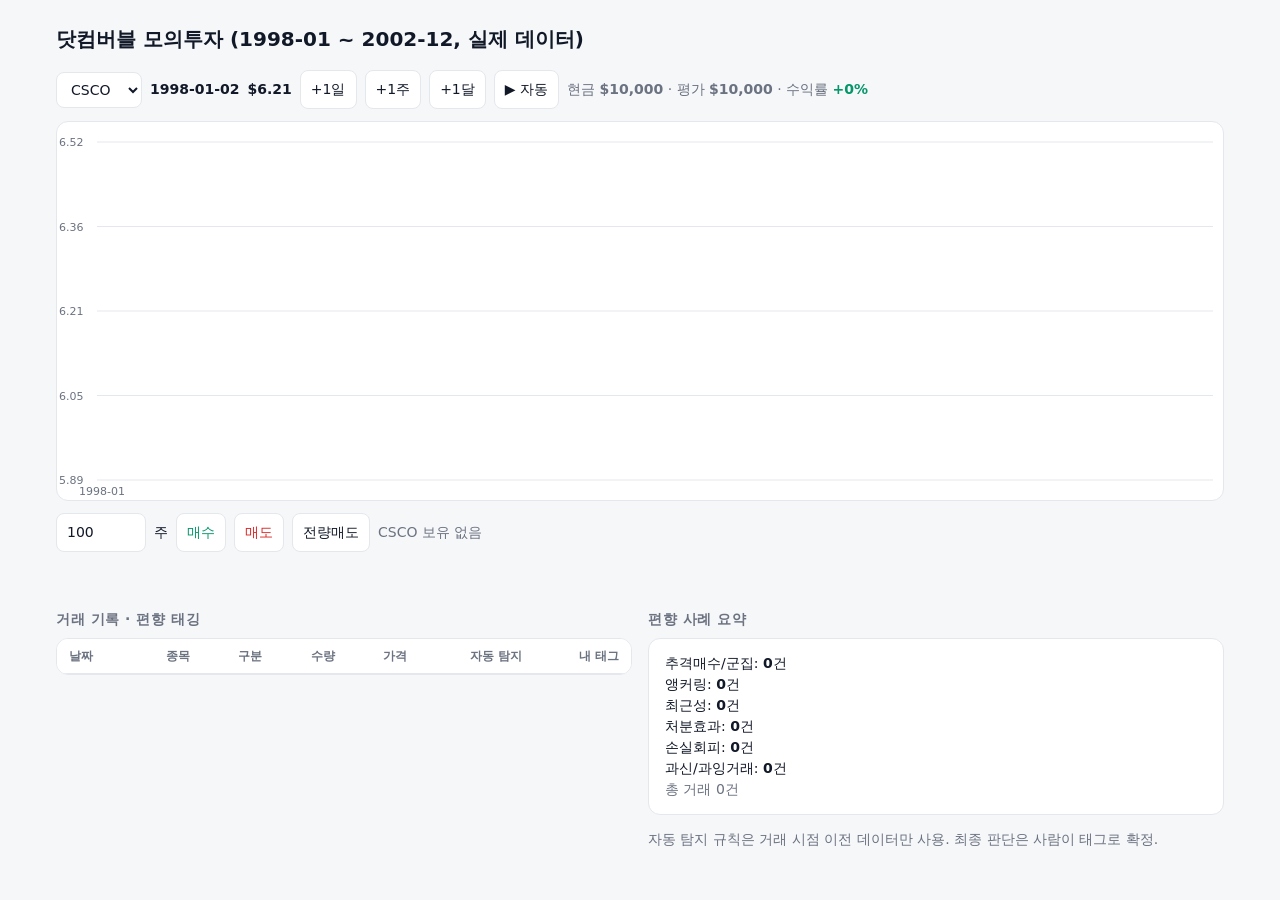
<file: sim/index.html>
<!doctype html>
<html lang="ko">
<head>
<meta charset="utf-8">
<meta name="color-scheme" content="light">
<title>닷컴버블 모의투자</title>
<meta name="viewport" content="width=device-width,initial-scale=1">
<style>
:root{--bg:#f6f7f9;--card:#fff;--line:#e4e7ec;--text:#111827;--muted:#6b7280;--accent:#2563eb;--ok:#059669;--bad:#dc2626;--fg:var(--text);--mut:var(--muted);--up:var(--ok);--dn:var(--bad);--acc:var(--muted)}
*{box-sizing:border-box}body{margin:0;background:var(--bg);color:var(--text);font:14px/1.5 -apple-system,BlinkMacSystemFont,"Apple SD Gothic Neo",system-ui,sans-serif}
main{max-width:1200px;margin:0 auto;padding:24px 16px}
h1{font-size:20px;margin:0 0 16px}h3{font-size:14px;color:var(--muted);font-weight:600;margin:24px 0 8px;text-transform:uppercase;letter-spacing:.04em}
.row{display:flex;gap:8px;flex-wrap:wrap;align-items:center;margin:12px 0}
button,select,input{font:inherit;padding:8px 10px;border:1px solid var(--line);border-radius:8px;background:var(--card);color:var(--text)}
button{cursor:pointer}button.buy{color:var(--ok)}button.sell{color:var(--bad)}
canvas{width:100%;height:380px;display:block;background:var(--card);border:1px solid var(--line);border-radius:12px;touch-action:none}
.card{background:var(--card);border:1px solid var(--line);border-radius:12px;overflow:auto}
table{border-collapse:collapse;width:100%}td,th{border-bottom:1px solid var(--line);padding:8px 12px;text-align:right;white-space:nowrap}th{font-size:12px;font-weight:600;color:var(--muted);position:sticky;top:0;background:var(--card)}th:first-child,td:first-child{text-align:left}
.grid{display:grid;grid-template-columns:1fr 1fr;gap:16px}@media(max-width:700px){.grid{grid-template-columns:1fr}}
.tag{display:inline-block;padding:2px 8px;border-radius:999px;background:var(--bg);border:1px solid var(--line);font-size:12px;margin:1px}
.mut{color:var(--muted)}#hint{min-height:1.5em}#sum{background:var(--card);border:1px solid var(--line);border-radius:12px;padding:14px 16px}
</style>
</head>
<body>
<main>
<h1>닷컴버블 모의투자 (1998-01 ~ 2002-12, 실제 데이터)</h1>
<div class="row">
  <select id="sym"></select>
  <b id="date"></b> <b id="px"></b>
  <button onclick="step(1)">+1일</button><button onclick="step(5)">+1주</button><button onclick="step(21)">+1달</button>
  <button id="play" onclick="toggle()">▶ 자동</button>
  <span class="mut">현금 <b id="cash"></b> · 평가 <b id="equity"></b> · 수익률 <b id="ret"></b></span>
</div>
<canvas id="c"></canvas>
<div class="row">
  <input id="qty" type="number" min="1" value="100" style="width:90px"> 주
  <button class="buy" onclick="trade(1)">매수</button><button class="sell" onclick="trade(-1)">매도</button>
  <button onclick="trade(-1,true)">전량매도</button>
  <span id="pos" class="mut"></span>
</div>
<div id="hint" class="mut"></div>
<div class="grid">
  <div><h3>거래 기록 · 편향 태깅</h3><div class="card"><table id="log"><thead><tr><th>날짜</th><th>종목</th><th>구분</th><th>수량</th><th>가격</th><th>자동 탐지</th><th>내 태그</th></tr></thead><tbody></tbody></table></div></div>
  <div><h3>편향 사례 요약</h3><div id="sum"></div>
  <p class="mut">자동 탐지 규칙은 거래 시점 이전 데이터만 사용. 최종 판단은 사람이 태그로 확정.</p></div>
</div>
</main>
<script src="data.js"></script>
<script>
// ── 편향 목록 (팀 정의에 맞게 수정) ──
const BIASES={fomo:'추격매수/군집',anchor:'앵커링',recency:'최근성',disposition:'처분효과',lossav:'손실회피',overconf:'과신/과잉거래'};
// 규칙: 거래 시점 이전 데이터만 봄 (미래 정보 금지)
const RULES={
  fomo:(t,S)=>t.side>0&&S.i>=20&&S.p/S.px[S.i-20]-1>0.25,              // 20일 +25% 후 매수
  recency:(t,S)=>t.side>0&&S.i>=5&&[1,2,3,4,5].every(k=>S.px[S.i-k+1]>S.px[S.i-k]), // 5연속 상승 후 매수
  anchor:(t,S)=>t.side>0&&S.i>=250&&S.p<0.6*Math.max(...S.px.slice(S.i-250,S.i)), // 52주 고점 대비 -40% "싸졌다" 매수
  disposition:(t,S)=>t.side<0&&t.pnl>0&&t.pnl<0.08&&S.losers>0,        // 소폭 익절하면서 손실종목은 보유
  lossav:(t,S)=>t.side<0&&t.pnl<-0.3&&t.held>120,                      // -30% 이상, 120일 넘게 버틴 뒤 매도
  overconf:(t,S)=>S.recent>=8,                                          // 최근 30거래일 8회 이상 거래
};
const SYMS=Object.keys(DATA), N=DATA[SYMS[0]].length;
let sym=SYMS[0], day=0, cash=10000, pos={}, log=[], timer=null; // pos[sym]={q,cost,since}
const $=id=>document.getElementById(id), fmt=n=>n.toLocaleString('ko',{maximumFractionDigits:2});
$('sym').innerHTML=SYMS.map(s=>`<option>${s}</option>`).join(''); $('sym').onchange=e=>{sym=e.target.value;render()};
const price=(s,i)=>DATA[s][i][1];
function equity(){return cash+SYMS.reduce((a,s)=>a+(pos[s]?.q||0)*price(s,day),0)}
function step(n){day=Math.min(N-1,day+n);render();if(day===N-1)stop()}
function toggle(){timer?stop():(timer=setInterval(()=>step(1),120),$('play').textContent='⏸ 정지')}
function stop(){clearInterval(timer);timer=null;$('play').textContent='▶ 자동'}
function trade(side,all){
  const p=price(sym,day), P=pos[sym]||{q:0,cost:0,since:day};
  let q=all?P.q:+$('qty').value|0; if(q<=0)return;
  if(side>0){q=Math.min(q,Math.floor(cash/p)); if(!q)return alert('현금 부족');}
  else q=Math.min(q,P.q); if(!q)return;
  const t={day,sym,side,q,p,pnl:side<0?p/(P.cost/P.q)-1:0,held:side<0?day-P.since:0,tags:[],my:''};
  cash-=side*q*p;
  if(side>0){P.cost+=q*p;if(!P.q)P.since=day;P.q+=q}else{P.cost-=q*(P.cost/P.q);P.q-=q}
  pos[sym]=P.q?P:undefined;
  // 자동 탐지
  const px=DATA[sym].map(d=>d[1]);
  const S={i:day,p,px,losers:SYMS.filter(s=>pos[s]&&price(s,day)<pos[s].cost/pos[s].q).length,recent:log.filter(x=>day-x.day<=30).length+1};
  t.tags=Object.keys(RULES).filter(k=>RULES[k](t,S));
  log.push(t); render();
}
function render(){
  const p=price(sym,day), P=pos[sym];
  $('date').textContent=DATA[sym][day][0]; $('px').textContent='$'+fmt(p);
  $('cash').textContent='$'+fmt(cash); const e=equity(); $('equity').textContent='$'+fmt(e);
  $('ret').textContent=(e/10000-1>=0?'+':'')+fmt((e/10000-1)*100)+'%'; $('ret').style.color=e>=10000?'var(--up)':'var(--dn)';
  $('pos').textContent=P?`${sym} ${P.q}주 · 평단 $${fmt(P.cost/P.q)} · 평가손익 ${fmt((p*P.q/P.cost-1)*100)}%`:`${sym} 보유 없음`;
  // 보유중 편향 힌트(손실회피)
  const held=SYMS.filter(s=>pos[s]&&price(s,day)/(pos[s].cost/pos[s].q)<0.7&&day-pos[s].since>120);
  $('hint').textContent=held.length?`⚠ ${held.join(', ')}: -30% 이상을 120일 넘게 보유 중 → 손실회피 의심`:'';
  draw(); renderLog();
}
function draw(){
  const c=$('c'), dpr=devicePixelRatio||1, W=c.clientWidth, H=c.clientHeight;
  c.width=W*dpr; c.height=H*dpr; const g=c.getContext('2d'); g.scale(dpr,dpr);
  const d=DATA[sym].slice(0,day+1), lo=Math.min(...d.map(x=>x[1]))*0.95, hi=Math.max(...d.map(x=>x[1]))*1.05;
  const X=i=>40+(W-50)*i/Math.max(day,60), Y=v=>H-20-(H-40)*(v-lo)/(hi-lo);  // x축은 최소 60일 기준
  g.strokeStyle=getComputedStyle(document.body).getPropertyValue('--line'); g.fillStyle=getComputedStyle(document.body).getPropertyValue('--mut'); g.font='11px system-ui';
  for(let k=0;k<=4;k++){const v=lo+(hi-lo)*k/4,y=Y(v);g.beginPath();g.moveTo(40,y);g.lineTo(W-10,y);g.stroke();g.fillText(v.toFixed(v<10?2:0),2,y+4)}
  d.forEach((x,i)=>{if(x[0].endsWith('-01-02')||x[0].endsWith('-07-01'))g.fillText(x[0].slice(0,7),X(i)-18,H-5)});
  g.strokeStyle=getComputedStyle(document.body).getPropertyValue('--fg'); g.lineWidth=1.5; g.beginPath();
  d.forEach((x,i)=>i?g.lineTo(X(i),Y(x[1])):g.moveTo(X(i),Y(x[1]))); g.stroke();
  log.filter(t=>t.sym===sym).forEach(t=>{g.fillStyle=t.side>0?'var(--up)':'var(--dn)';g.fillStyle=t.side>0?'#059669':'#dc2626';g.beginPath();
    const x=X(t.day),y=Y(t.p); t.side>0?(g.moveTo(x,y+12),g.lineTo(x-6,y+22),g.lineTo(x+6,y+22)):(g.moveTo(x,y-12),g.lineTo(x-6,y-22),g.lineTo(x+6,y-22)); g.fill();
    if(t.tags.length){g.fillStyle='#2563eb';g.fillText(t.tags.map(k=>BIASES[k]).join(','),x-20,t.side>0?y+34:y-26)}});
}
function renderLog(){
  const opts=`<option value="">-</option>`+Object.entries(BIASES).map(([k,v])=>`<option value="${k}">${v}</option>`).join('');
  $('log').tBodies[0].innerHTML=log.map((t,i)=>`<tr><td>${DATA[t.sym][t.day][0]}</td><td>${t.sym}</td><td style="color:${t.side>0?'var(--up)':'var(--dn)'}">${t.side>0?'매수':'매도'}</td><td>${t.q}</td><td>${fmt(t.p)}${t.side<0?` <span class="mut">(${fmt(t.pnl*100)}%)</span>`:''}</td>
    <td>${t.tags.map(k=>`<span class="tag">${BIASES[k]}</span>`).join('')||'<span class="mut">-</span>'}</td>
    <td><select onchange="log[${i}].my=this.value;renderLog()">${opts.replace(`value="${t.my}"`,`value="${t.my}" selected`)}</select></td></tr>`).reverse().join('');
  const cnt={}; log.forEach(t=>{new Set([...t.tags,t.my].filter(Boolean)).forEach(k=>cnt[k]=(cnt[k]||0)+1)});
  $('sum').innerHTML=Object.keys(BIASES).map(k=>`<div>${BIASES[k]}: <b>${cnt[k]||0}</b>건</div>`).join('')+`<div class="mut">총 거래 ${log.length}건</div>`;
}
window.onresize=draw; render();
</script>
</body>
</html>
</file>
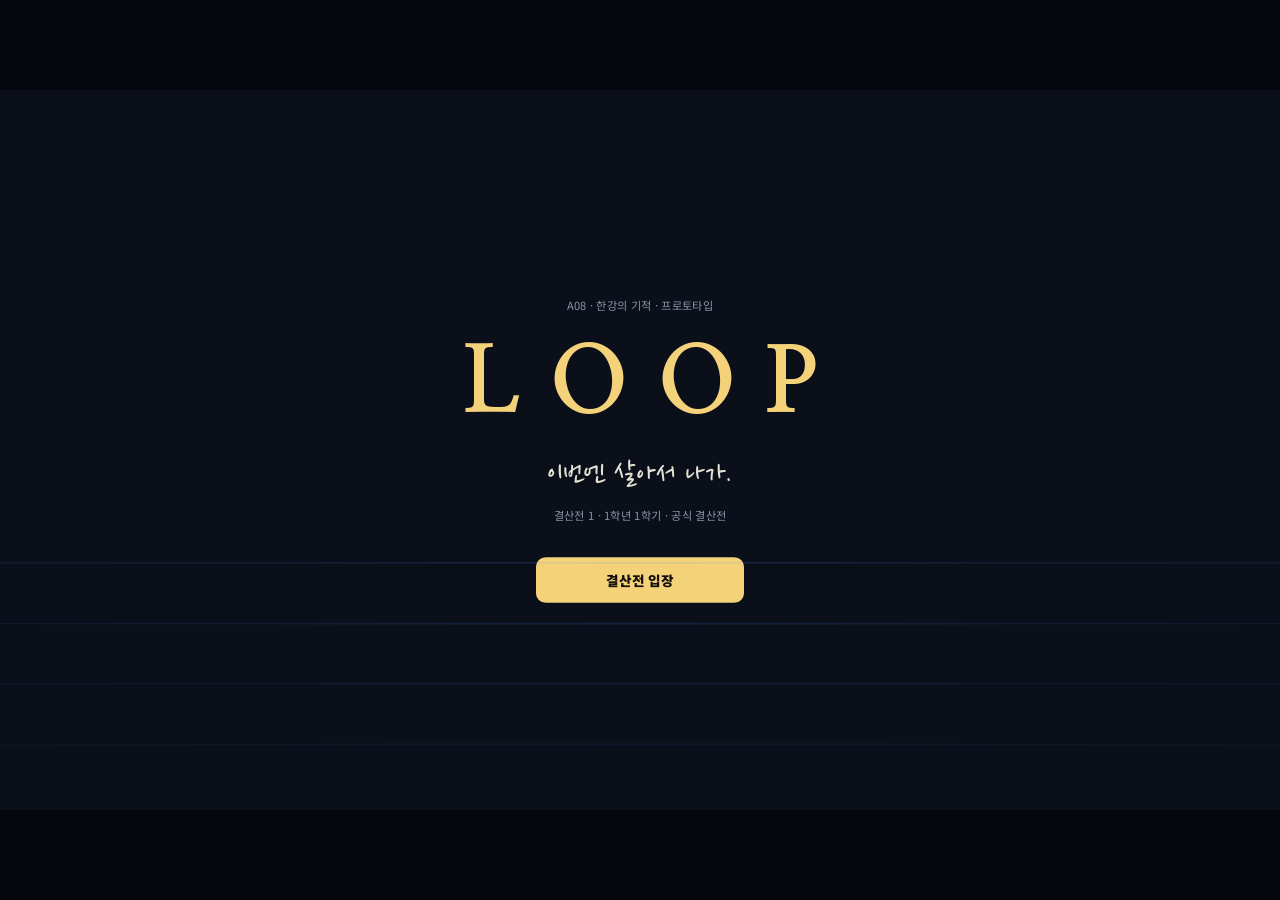
<file: web-game/index.html>
<!doctype html>
<html lang="ko">
<head>
<meta charset="utf-8">
<meta name="viewport" content="width=device-width,initial-scale=1">
<title>LOOP — 결산전</title>
<link rel="preconnect" href="https://fonts.googleapis.com">
<link href="https://fonts.googleapis.com/css2?family=Noto+Sans+KR:wght@400;500;700;900&family=Nanum+Myeongjo:wght@700;800&family=Nanum+Pen+Script&family=JetBrains+Mono:wght@500;700&display=swap" rel="stylesheet">
<link rel="stylesheet" href="style.css">
</head>
<body>
<div id="viewport">
  <div id="stage">
    <header id="topbar">
      <div class="brand">LOOP<span>결산전 1 · 1:1</span></div>
      <div id="round"></div>
      <ol id="phases"></ol>
      <div id="rank"></div>
      <div id="funds"></div>
      <button id="diaryBtn" class="ghost">📓 일기장</button>
    </header>

    <main id="board">
      <section id="center">
        <div id="newsRow"></div>
        <div id="market"></div>
      </section>
      <aside id="side">
        <div id="rival"></div>
        <div id="logWrap" class="panel"><h3>뉴스 · 작전 로그</h3><ol id="log"></ol></div>
      </aside>
      <footer id="bottom">
        <div id="handWrap">
          <div class="handLabel">손패 <span id="handCount"></span></div>
          <div id="hand"></div>
        </div>
        <div id="action"></div>
      </footer>
    </main>

    <div id="overlay"></div>
    <div id="fx"></div>
  </div>
</div>
<script type="module" src="js/game.js"></script>
</body>
</html>
</file>
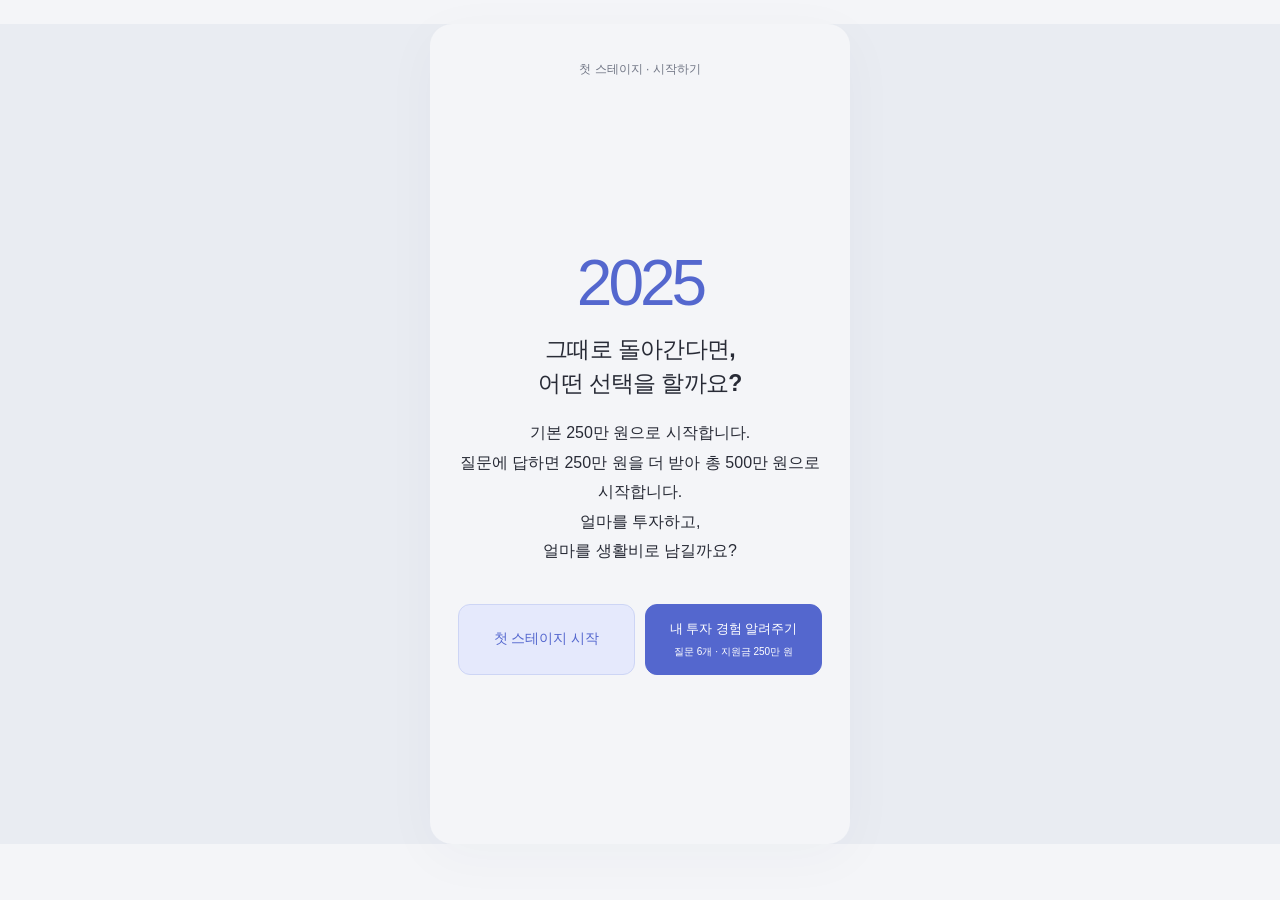
<file: 프로토타입/index.html>
<!doctype html>
<html lang="ko">
<head>
  <meta charset="utf-8">
  <meta name="viewport" content="width=device-width,initial-scale=1,viewport-fit=cover">
  <meta name="theme-color" content="#f4f5f8">
  <meta name="description" content="17장의 사건 속에서 현금과 마음의 여유를 관리하는 주식 카드 게임">
  <title>프로토타입</title>
  <link rel="icon" href="data:,">
  <link rel="stylesheet" href="./style.css?v=center-header-1">
  <link rel="stylesheet" href="./stage2.css">
  <script type="module" src="./app.mjs?v=start-250-1"></script>
</head>
<body>
  <main id="app" aria-label="주식 카드 게임"></main>
  <noscript>게임을 플레이하려면 JavaScript를 켜 주세요.</noscript>
</body>
</html>
</file>
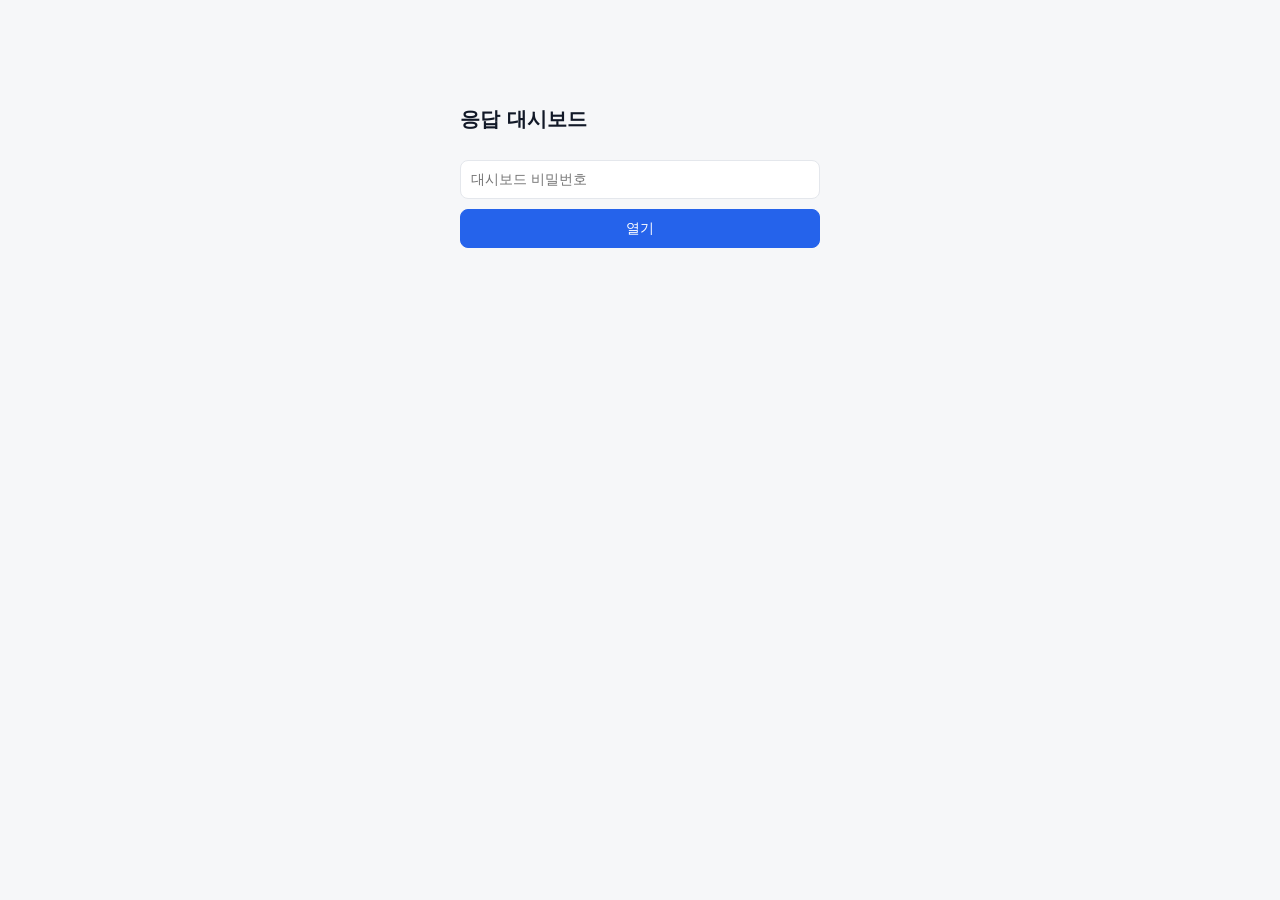
<file: 프로토타입/dashboard.html>
<!doctype html>
<html lang="ko">
<head>
<meta charset="utf-8">
<meta name="color-scheme" content="light">
<meta name="viewport" content="width=device-width,initial-scale=1">
<title>응답 대시보드</title>
<meta name="robots" content="noindex">
<style>
:root{--bg:#f6f7f9;--card:#fff;--line:#e4e7ec;--text:#111827;--muted:#6b7280;--accent:#2563eb;--ok:#059669;--bad:#dc2626}
*{box-sizing:border-box}body{margin:0;background:var(--bg);color:var(--text);font:14px/1.5 -apple-system,BlinkMacSystemFont,"Apple SD Gothic Neo",system-ui,sans-serif}
main{max-width:1200px;margin:0 auto;padding:24px 16px}
h1{font-size:20px;margin:0 0 16px}h2{font-size:14px;color:var(--muted);font-weight:600;margin:24px 0 8px;text-transform:uppercase;letter-spacing:.04em}
.tiles{display:grid;grid-template-columns:repeat(auto-fit,minmax(150px,1fr));gap:12px}
.tile{background:var(--card);border:1px solid var(--line);border-radius:12px;padding:14px 16px}
.tile span{display:block;color:var(--muted);font-size:12px}.tile strong{font-size:24px;font-weight:700}
.bar{display:flex;flex-wrap:wrap;gap:8px;align-items:center;margin:12px 0}
input,select,button{font:inherit;padding:8px 10px;border:1px solid var(--line);border-radius:8px;background:var(--card);color:var(--text)}
button.primary{background:var(--accent);color:#fff;border-color:var(--accent);cursor:pointer}
.card{background:var(--card);border:1px solid var(--line);border-radius:12px;overflow:auto}
table{border-collapse:collapse;width:100%;min-width:720px}th,td{text-align:left;padding:8px 12px;border-bottom:1px solid var(--line);vertical-align:top;white-space:nowrap}
th{position:sticky;top:0;background:var(--card);font-weight:600;color:var(--muted);font-size:12px}
td.payload{white-space:normal;max-width:520px;font-family:ui-monospace,Menlo,monospace;font-size:12px;color:var(--muted)}
.kind{display:inline-block;padding:2px 8px;border-radius:999px;font-size:12px;background:var(--bg);border:1px solid var(--line)}
.up{color:var(--ok)}.down{color:var(--bad)}.muted{color:var(--muted)}
.dist{display:grid;grid-template-columns:repeat(auto-fit,minmax(260px,1fr));gap:12px}
.dist .tile div{display:flex;justify-content:space-between;gap:8px;padding:2px 0;font-size:13px}
#login{max-width:360px;margin:80px auto;display:grid;gap:10px}
[hidden]{display:none!important}
</style>
</head>
<body>
<main>
<form id="login"><h1>응답 대시보드</h1><input id="pw" type="password" placeholder="대시보드 비밀번호" autocomplete="current-password" required><button class="primary">열기</button><p id="loginError" class="down" hidden>비밀번호가 맞지 않습니다.</p></form>

<section id="board" hidden>
<h1>응답 대시보드 <small id="updated" class="muted" style="font-weight:400;font-size:12px"></small></h1>
<div class="tiles" id="tiles"></div>

<h2>설문 분포</h2>
<div class="dist" id="dist"></div>

<h2>세션별 결과</h2>
<div class="card"><table id="sessions"><thead><tr><th>시작</th><th>방문자</th><th>세션</th><th>설문</th><th>1스테이지 종료</th><th>1스테이지 손익</th><th>2스테이지 순자산</th><th>선택 수</th></tr></thead><tbody></tbody></table></div>

<h2>전체 이벤트</h2>
<div class="bar">
 <input id="q" placeholder="검색 (방문자, 세션, 내용)">
 <select id="kind"><option value="">모든 종류</option></select>
 <select id="stage"><option value="">모든 스테이지</option><option value="1">1스테이지</option><option value="2">2스테이지</option></select>
 <span id="count" class="muted"></span>
 <button id="csv" style="margin-left:auto">CSV 내려받기</button>
 <button id="reload">새로고침</button>
</div>
<div class="card"><table id="events"><thead><tr><th>시각</th><th>방문자</th><th>세션</th><th>스테이지</th><th>턴</th><th>종류</th><th>내용</th></tr></thead><tbody></tbody></table></div>
</section>
</main>
<script>
const $=s=>document.querySelector(s);
const esc=s=>String(s??'').replace(/[&<>"']/g,c=>({'&':'&amp;','<':'&lt;','>':'&gt;','"':'&quot;',"'":'&#39;'}[c]));
const won=n=>n==null?'—':Math.round(n).toLocaleString('ko-KR')+'원';
const when=s=>new Date(s).toLocaleString('ko-KR',{month:'numeric',day:'numeric',hour:'2-digit',minute:'2-digit'});
const tail=s=>String(s||'').slice(0,8);
const KIND_LABEL={choice:'선택',stage2_choice:'선택(2)',expense_reduce:'절약',answer:'설문 응답',stage2_answer:'설문 응답(2)',form_open:'설문 열기',form_complete:'설문 완료',reward_granted:'지원금',offer_skipped:'설문 건너뜀',restart:'다시 시작',stage1_result:'1스테이지 결과',stage2_result:'2스테이지 결과',support:'긴급 지원'};
let rows=[],key=null;
try{key=sessionStorage.getItem('dashboard-key');}catch{}

async function load(){
 const r=await fetch('/api/events',{headers:{'x-dashboard-key':key}});
 if(r.status===401){key=null;try{sessionStorage.removeItem('dashboard-key');}catch{}$('#login').hidden=false;$('#board').hidden=true;$('#loginError').hidden=false;return;}
 rows=await r.json();
 try{sessionStorage.setItem('dashboard-key',key);}catch{}
 $('#login').hidden=true;$('#board').hidden=false;$('#loginError').hidden=true;
 $('#updated').textContent='업데이트 '+new Date().toLocaleTimeString('ko-KR');
 render();
}
$('#login').onsubmit=e=>{e.preventDefault();key=$('#pw').value;load();};
$('#reload').onclick=load;
['#q','#kind','#stage'].forEach(s=>$(s).oninput=renderEvents);
if(key)load();

function render(){
 const visitors=new Set(rows.map(r=>r.visitor_id)),sessions=groupSessions();
 const surveys=rows.filter(r=>r.kind==='answer'&&r.payload?.form==='survey');
 const s1=rows.filter(r=>r.kind==='stage1_result'),s2=rows.filter(r=>r.kind==='stage2_result');
 const avg=a=>a.length?a.reduce((x,y)=>x+y,0)/a.length:null;
 $('#tiles').innerHTML=[
  ['방문자',visitors.size],['세션',sessions.length],['설문 완료',surveys.length],
  ['1스테이지 완주',s1.filter(r=>!r.payload.ending).length+' / '+s1.length],
  ['평균 1스테이지 손익',won(avg(s1.map(r=>r.payload.profit)))],
  ['2스테이지 완료',s2.length],['총 이벤트',rows.length]
 ].map(([k,v])=>`<div class="tile"><span>${k}</span><strong>${esc(v)}</strong></div>`).join('');

 const fields=[['age','연령대'],['gender','성별'],['experience','투자 경험'],['duration','투자 기간'],['investments','주요 투자 대상'],['holdingPeriod','보유 기간']];
 const choices=count(rows.filter(r=>r.kind==='choice').map(r=>r.payload.action));
 const reflections=count(rows.filter(r=>['answer','stage2_answer'].includes(r.kind)&&r.payload?.form!=='survey').map(r=>r.payload.answers?.reflection).filter(Boolean));
 $('#dist').innerHTML=fields.map(([f,label])=>dist(label,count(surveys.map(r=>r.payload.answers?.[f]).filter(Boolean)))).join('')+dist('1스테이지 선택 종류',choices)+dist('회고 응답',reflections);

 $('#sessions tbody').innerHTML=sessions.map(s=>`<tr><td>${when(s.start)}</td><td title="${esc(s.visitor)}">${esc(tail(s.visitor))}</td><td title="${esc(s.id)}">${esc(tail(s.id))}</td><td>${s.survey?esc([s.survey.age,s.survey.gender,s.survey.experience].filter(Boolean).join(' · ')):'<span class="muted">없음</span>'}</td><td>${s.r1?esc(s.r1.ending==='expense'?'중도 종료(지출)':s.r1.ending||'완주'):'<span class="muted">진행 중</span>'}</td><td class="${s.r1?.profit>=0?'up':'down'}">${s.r1?(s.r1.profit>=0?'+':'')+won(s.r1.profit):'—'}</td><td>${s.r2?won(s.r2.value?.equity):'—'}</td><td>${s.choices}</td></tr>`).join('')||'<tr><td colspan="8" class="muted">아직 기록이 없습니다.</td></tr>';

 const kinds=[...new Set(rows.map(r=>r.kind))].sort();
 $('#kind').innerHTML='<option value="">모든 종류</option>'+kinds.map(k=>`<option value="${k}">${esc(KIND_LABEL[k]||k)}</option>`).join('');
 renderEvents();
}
function count(list){const m={};for(const x of list)m[x]=(m[x]||0)+1;return Object.entries(m).sort((a,b)=>b[1]-a[1]);}
function dist(label,entries){return `<div class="tile"><span>${esc(label)}</span>${entries.length?entries.map(([k,v])=>`<div><span>${esc(k)}</span><b>${v}</b></div>`).join(''):'<div class="muted">응답 없음</div>'}</div>`;}
function groupSessions(){
 const m=new Map();
 for(const r of [...rows].reverse()){
  const s=m.get(r.session_id)||{id:r.session_id,visitor:r.visitor_id,start:r.created_at,choices:0};
  if(r.kind==='choice'||r.kind==='stage2_choice')s.choices++;
  if(r.kind==='answer'&&r.payload?.form==='survey')s.survey=r.payload.answers;
  if(r.kind==='stage1_result')s.r1=r.payload;
  if(r.kind==='stage2_result')s.r2=r.payload;
  m.set(r.session_id,s);
 }
 return [...m.values()].sort((a,b)=>b.start.localeCompare(a.start));
}
function summary(r){
 const p=r.payload||{};
 switch(r.kind){
  case 'choice':case 'stage2_choice':return p.action+(p.cash!=null?` · 현금 ${won(p.cash)} · 건강 ${p.health}`:'');
  case 'answer':case 'stage2_answer':return `${p.form}: `+Object.entries(p.answers||{}).filter(([k,v])=>v&&!['privacyConsent','ageConfirmation'].includes(k)).map(([k,v])=>`${k}=${v}`).join(', ');
  case 'stage1_result':return `${p.ending?'중도 종료':'완주'} · 손익 ${won(p.profit)} · 자산 ${won(p.equity)} · 건강 ${p.health}`;
  case 'stage2_result':return `순자산 ${won(p.value?.equity)} · 현금 ${won(p.cash)} · 건강 ${p.health}`;
  default:return JSON.stringify(p);
 }
}
function filtered(){
 const q=$('#q').value.trim().toLowerCase(),kind=$('#kind').value,stage=$('#stage').value;
 return rows.filter(r=>(!kind||r.kind===kind)&&(!stage||String(r.stage)===stage)&&(!q||(r.visitor_id+r.session_id+JSON.stringify(r.payload)).toLowerCase().includes(q)));
}
function renderEvents(){
 const list=filtered();
 $('#count').textContent=`${list.length}건`;
 $('#events tbody').innerHTML=list.slice(0,1000).map(r=>`<tr><td>${when(r.created_at)}</td><td title="${esc(r.visitor_id)}">${esc(tail(r.visitor_id))}</td><td title="${esc(r.session_id)}">${esc(tail(r.session_id))}</td><td>${r.stage??''}</td><td>${r.turn??''}</td><td><span class="kind">${esc(KIND_LABEL[r.kind]||r.kind)}</span></td><td class="payload">${esc(summary(r))}</td></tr>`).join('')||'<tr><td colspan="7" class="muted">해당 조건의 기록이 없습니다.</td></tr>';
}
$('#csv').onclick=()=>{
 const cols=['id','created_at','visitor_id','session_id','stage','turn','kind','payload'];
 const cell=v=>`"${String(v??'').replace(/"/g,'""')}"`;
 const csv='﻿'+[cols.join(','),...filtered().map(r=>cols.map(c=>cell(c==='payload'?JSON.stringify(r.payload):r[c])).join(','))].join('\n');
 const a=document.createElement('a');a.href=URL.createObjectURL(new Blob([csv],{type:'text/csv'}));a.download='events.csv';a.click();
};
</script>
</body>
</html>
</file>
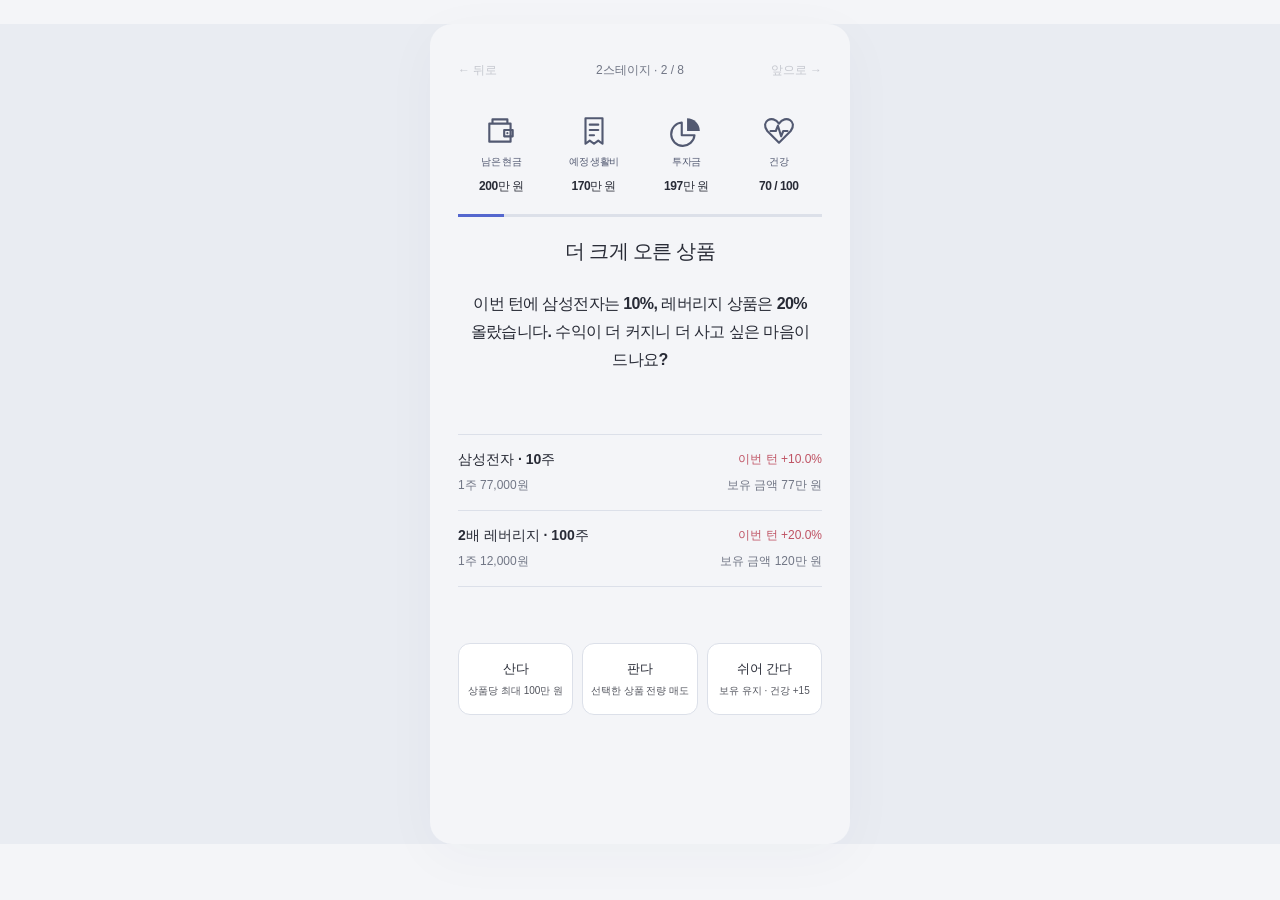
<file: 프로토타입/preview-stage2.html>
<!doctype html><html lang="ko"><meta charset="utf-8"><meta name="viewport" content="width=device-width,initial-scale=1"><title>세 버튼 미리보기</title><link rel="icon" href="data:,"><link rel="stylesheet" href="./style.css"><link rel="stylesheet" href="./stage2.css"><main id="app"></main><script type="module">
import {freshRun} from './engine.mjs';
import {continueFrom1,step2} from './stage2-engine.mjs';
import {resumeStage2} from './stage2.mjs';
const previous={cash:3000000,shares:10,health:70,spent:0,bonus:0};
function restart(){localStorage.removeItem('prototype-campaign-stage2-v2');localStorage.setItem('return2025-stage1-v3',JSON.stringify(freshRun()));location.href='./index.html';}
function start(){let state=step2(continueFrom1(previous,70000),'leverBuy');state.needSurveyShown=true;localStorage.setItem('prototype-stage2-preview',JSON.stringify(state));resumeStage2(previous,70000,restart,true);}
start();
</script></html>
</file>
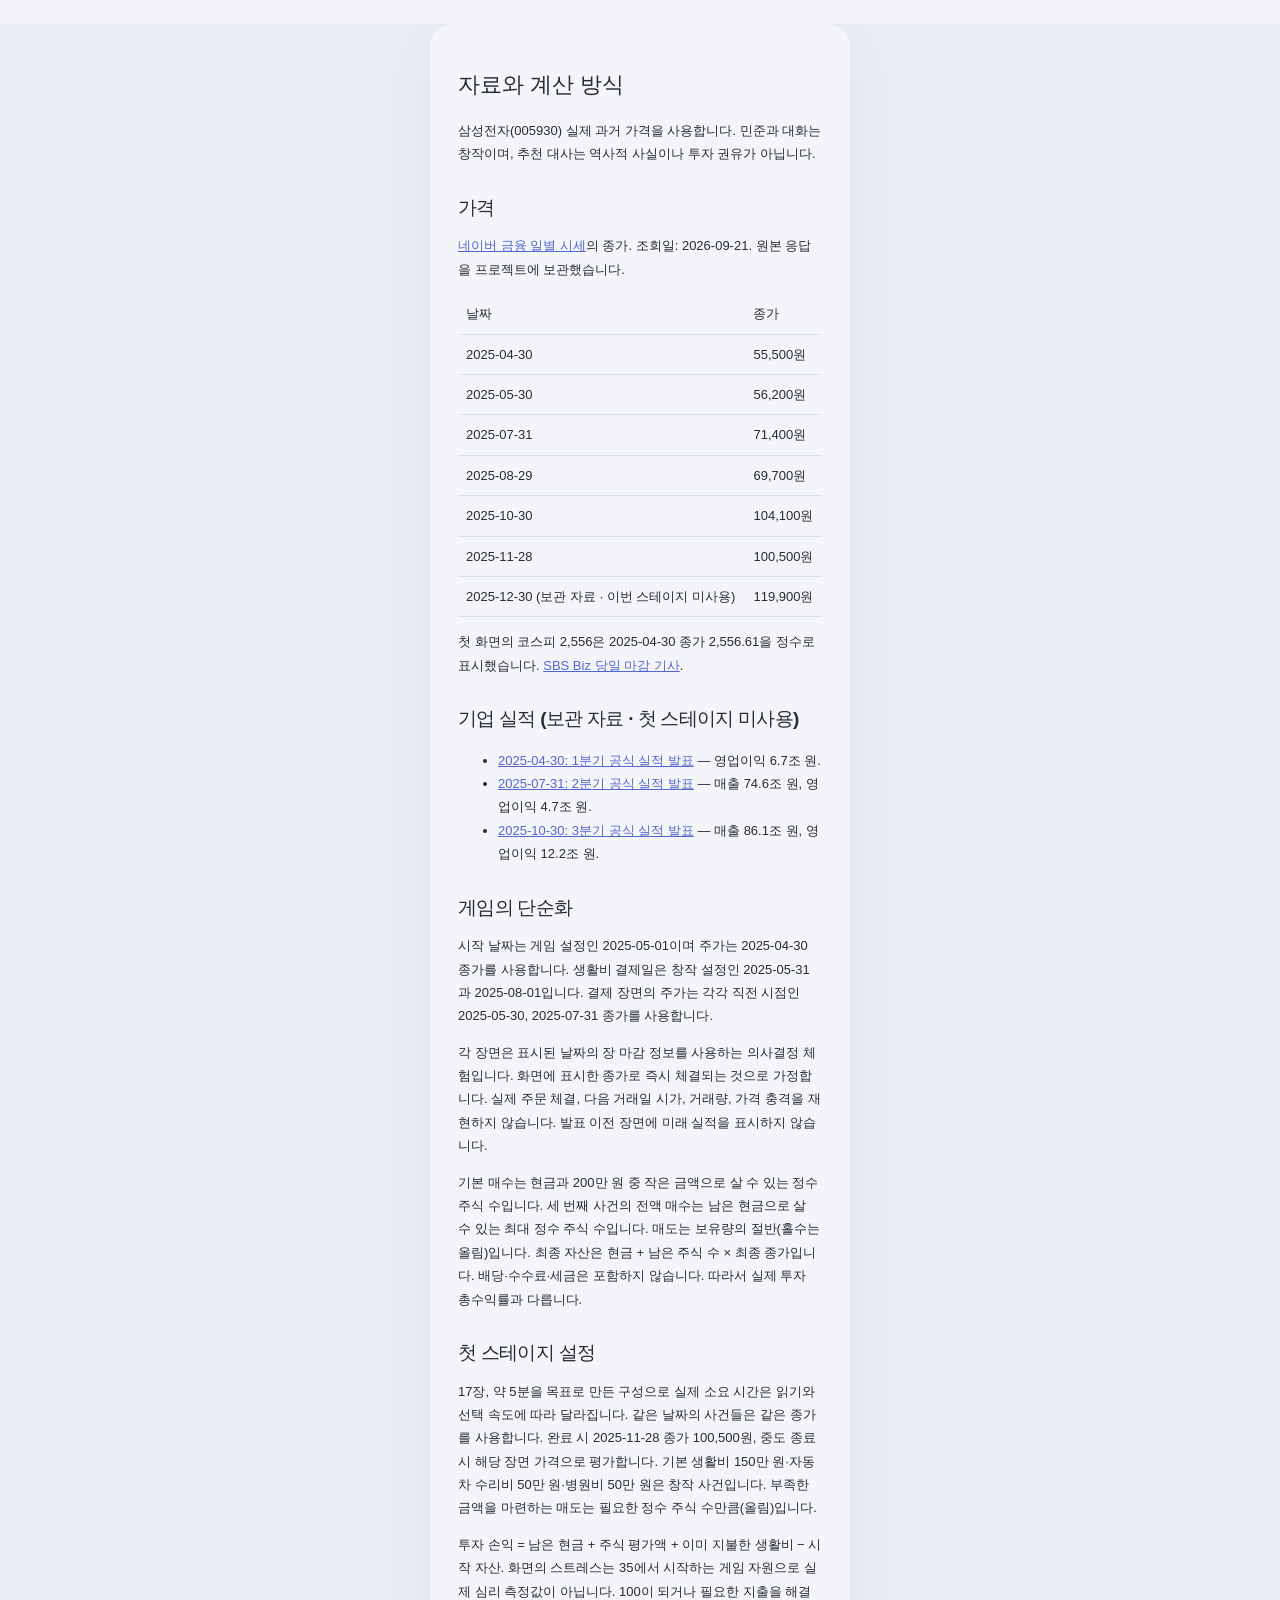
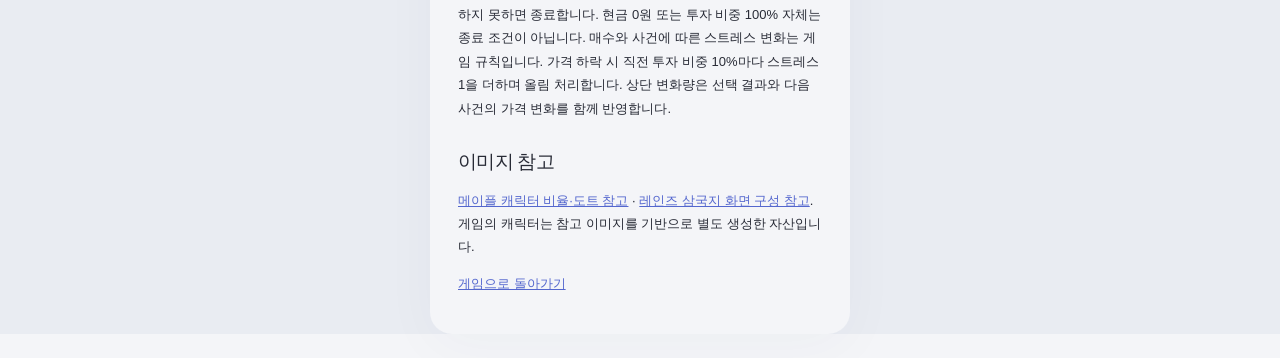
<file: 프로토타입/sources.html>
<!doctype html><html lang="ko"><meta charset="utf-8"><meta name="viewport" content="width=device-width,initial-scale=1"><title>프로토타입 · 자료와 계산</title><link rel="stylesheet" href="./style.css"><style>main{display:block!important;line-height:1.8}h2{margin:28px 0 12px;font-size:19px}p,li,td,th{font-size:13px}table{width:100%;border-collapse:collapse}td,th{text-align:left;border-bottom:1px solid #dce0e9;padding:8px}a{color:#5467ce;overflow-wrap:anywhere}</style><main id="app"><h1 style="font-size:22px">자료와 계산 방식</h1><p>삼성전자(005930) 실제 과거 가격을 사용합니다. 민준과 대화는 창작이며, 추천 대사는 역사적 사실이나 투자 권유가 아닙니다.</p><h2>가격</h2><p><a href="https://api.finance.naver.com/siseJson.naver?symbol=005930&amp;requestType=1&amp;startTime=20250401&amp;endTime=20251230&amp;timeframe=day">네이버 금융 일별 시세</a>의 종가. 조회일: 2026-09-21. 원본 응답을 프로젝트에 보관했습니다.</p><table><tr><th>날짜</th><th>종가</th></tr><tr><td>2025-04-30</td><td>55,500원</td></tr><tr><td>2025-05-30</td><td>56,200원</td></tr><tr><td>2025-07-31</td><td>71,400원</td></tr><tr><td>2025-08-29</td><td>69,700원</td></tr><tr><td>2025-10-30</td><td>104,100원</td></tr><tr><td>2025-11-28</td><td>100,500원</td></tr><tr><td>2025-12-30 (보관 자료 · 이번 스테이지 미사용)</td><td>119,900원</td></tr></table><p>첫 화면의 코스피 2,556은 2025-04-30 종가 2,556.61을 정수로 표시했습니다. <a href="https://v.daum.net/v/Ywrq6tKGYL">SBS Biz 당일 마감 기사</a>.</p><h2>기업 실적 (보관 자료 · 첫 스테이지 미사용)</h2><ul><li><a href="https://news.samsung.com/kr/삼성전자-2025년-1분기-실적-발표">2025-04-30: 1분기 공식 실적 발표</a> — 영업이익 6.7조 원.</li><li><a href="https://news.samsung.com/kr/삼성전자-2025년-2분기-실적-발표">2025-07-31: 2분기 공식 실적 발표</a> — 매출 74.6조 원, 영업이익 4.7조 원.</li><li><a href="https://news.samsung.com/kr/삼성전자-2025년-3분기-실적-발표">2025-10-30: 3분기 공식 실적 발표</a> — 매출 86.1조 원, 영업이익 12.2조 원.</li></ul><h2>게임의 단순화</h2><p>시작 날짜는 게임 설정인 2025-05-01이며 주가는 2025-04-30 종가를 사용합니다. 생활비 결제일은 창작 설정인 2025-05-31과 2025-08-01입니다. 결제 장면의 주가는 각각 직전 시점인 2025-05-30, 2025-07-31 종가를 사용합니다.</p><p>각 장면은 표시된 날짜의 장 마감 정보를 사용하는 의사결정 체험입니다. 화면에 표시한 종가로 즉시 체결되는 것으로 가정합니다. 실제 주문 체결, 다음 거래일 시가, 거래량, 가격 충격을 재현하지 않습니다. 발표 이전 장면에 미래 실적을 표시하지 않습니다.</p><p>기본 매수는 현금과 200만 원 중 작은 금액으로 살 수 있는 정수 주식 수입니다. 세 번째 사건의 전액 매수는 남은 현금으로 살 수 있는 최대 정수 주식 수입니다. 매도는 보유량의 절반(홀수는 올림)입니다. 최종 자산은 현금 + 남은 주식 수 × 최종 종가입니다. 배당·수수료·세금은 포함하지 않습니다. 따라서 실제 투자 총수익률과 다릅니다.</p><h2>첫 스테이지 설정</h2><p>17장, 약 5분을 목표로 만든 구성으로 실제 소요 시간은 읽기와 선택 속도에 따라 달라집니다. 같은 날짜의 사건들은 같은 종가를 사용합니다. 완료 시 2025-11-28 종가 100,500원, 중도 종료 시 해당 장면 가격으로 평가합니다. 기본 생활비 150만 원·자동차 수리비 50만 원·병원비 50만 원은 창작 사건입니다. 부족한 금액을 마련하는 매도는 필요한 정수 주식 수만큼(올림)입니다.</p><p>투자 손익 = 남은 현금 + 주식 평가액 + 이미 지불한 생활비 − 시작 자산. 화면의 스트레스는 35에서 시작하는 게임 자원으로 실제 심리 측정값이 아닙니다. 100이 되거나 필요한 지출을 해결하지 못하면 종료합니다. 현금 0원 또는 투자 비중 100% 자체는 종료 조건이 아닙니다. 매수와 사건에 따른 스트레스 변화는 게임 규칙입니다. 가격 하락 시 직전 투자 비중 10%마다 스트레스 1을 더하며 올림 처리합니다. 상단 변화량은 선택 결과와 다음 사건의 가격 변화를 함께 반영합니다.</p><h2>이미지 참고</h2><p><a href="https://www.inven.co.kr/board/maple/5974/3400776">메이플 캐릭터 비율·도트 참고</a> · <a href="https://thenerdstash.com/reigns-three-kingdoms-review-saving-china-one-swipe-at-a-time/">레인즈 삼국지 화면 구성 참고</a>. 게임의 캐릭터는 참고 이미지를 기반으로 별도 생성한 자산입니다.</p><p><a href="./">게임으로 돌아가기</a></p></main></html>
</file>
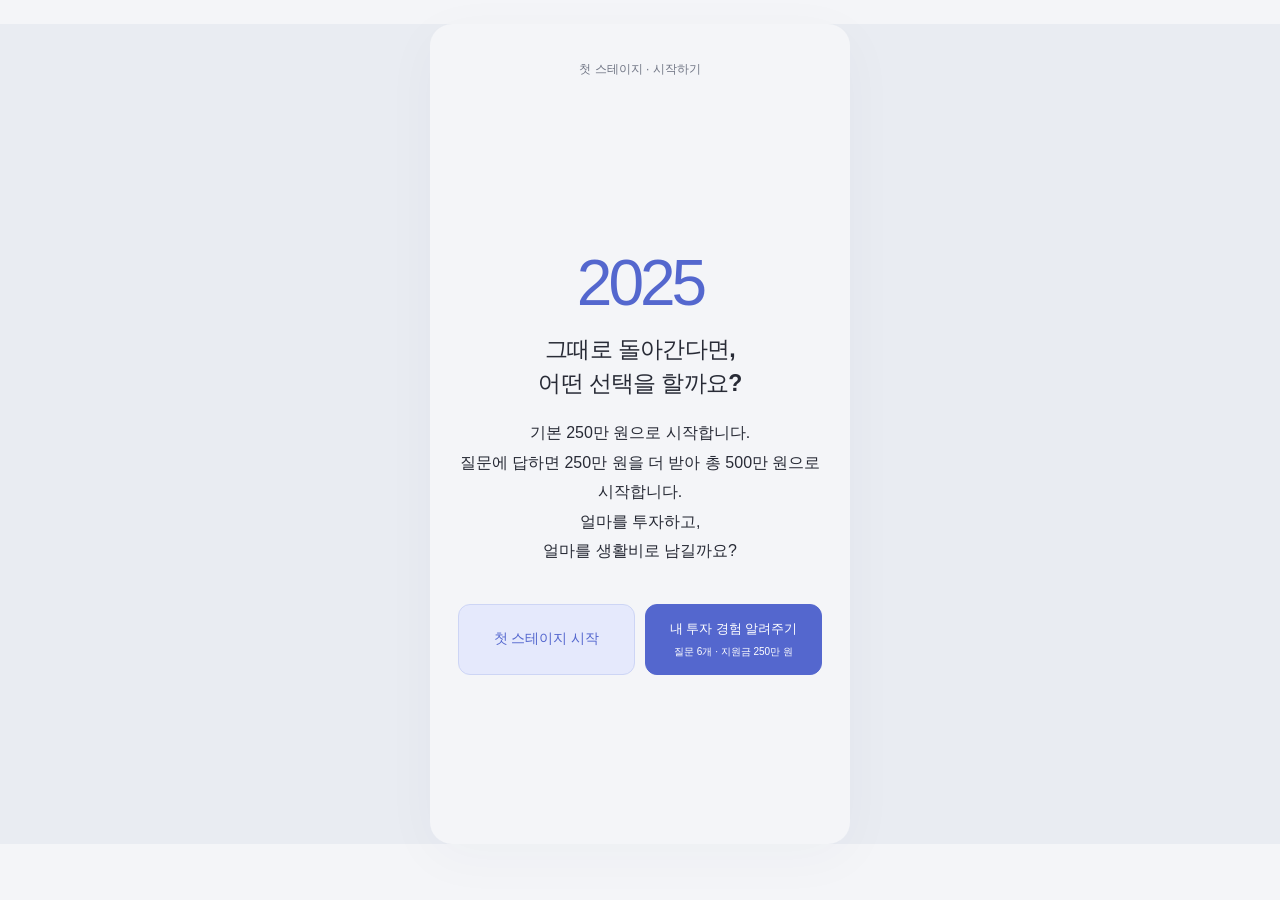
<file: 프로토타입/stage2.html>
<!doctype html><html lang="ko"><head><meta charset="utf-8"><meta http-equiv="refresh" content="0;url=index.html"><title>프로토타입</title></head><body><a href="index.html">기존 프로토타입 이어서 열기</a></body></html>
</file>
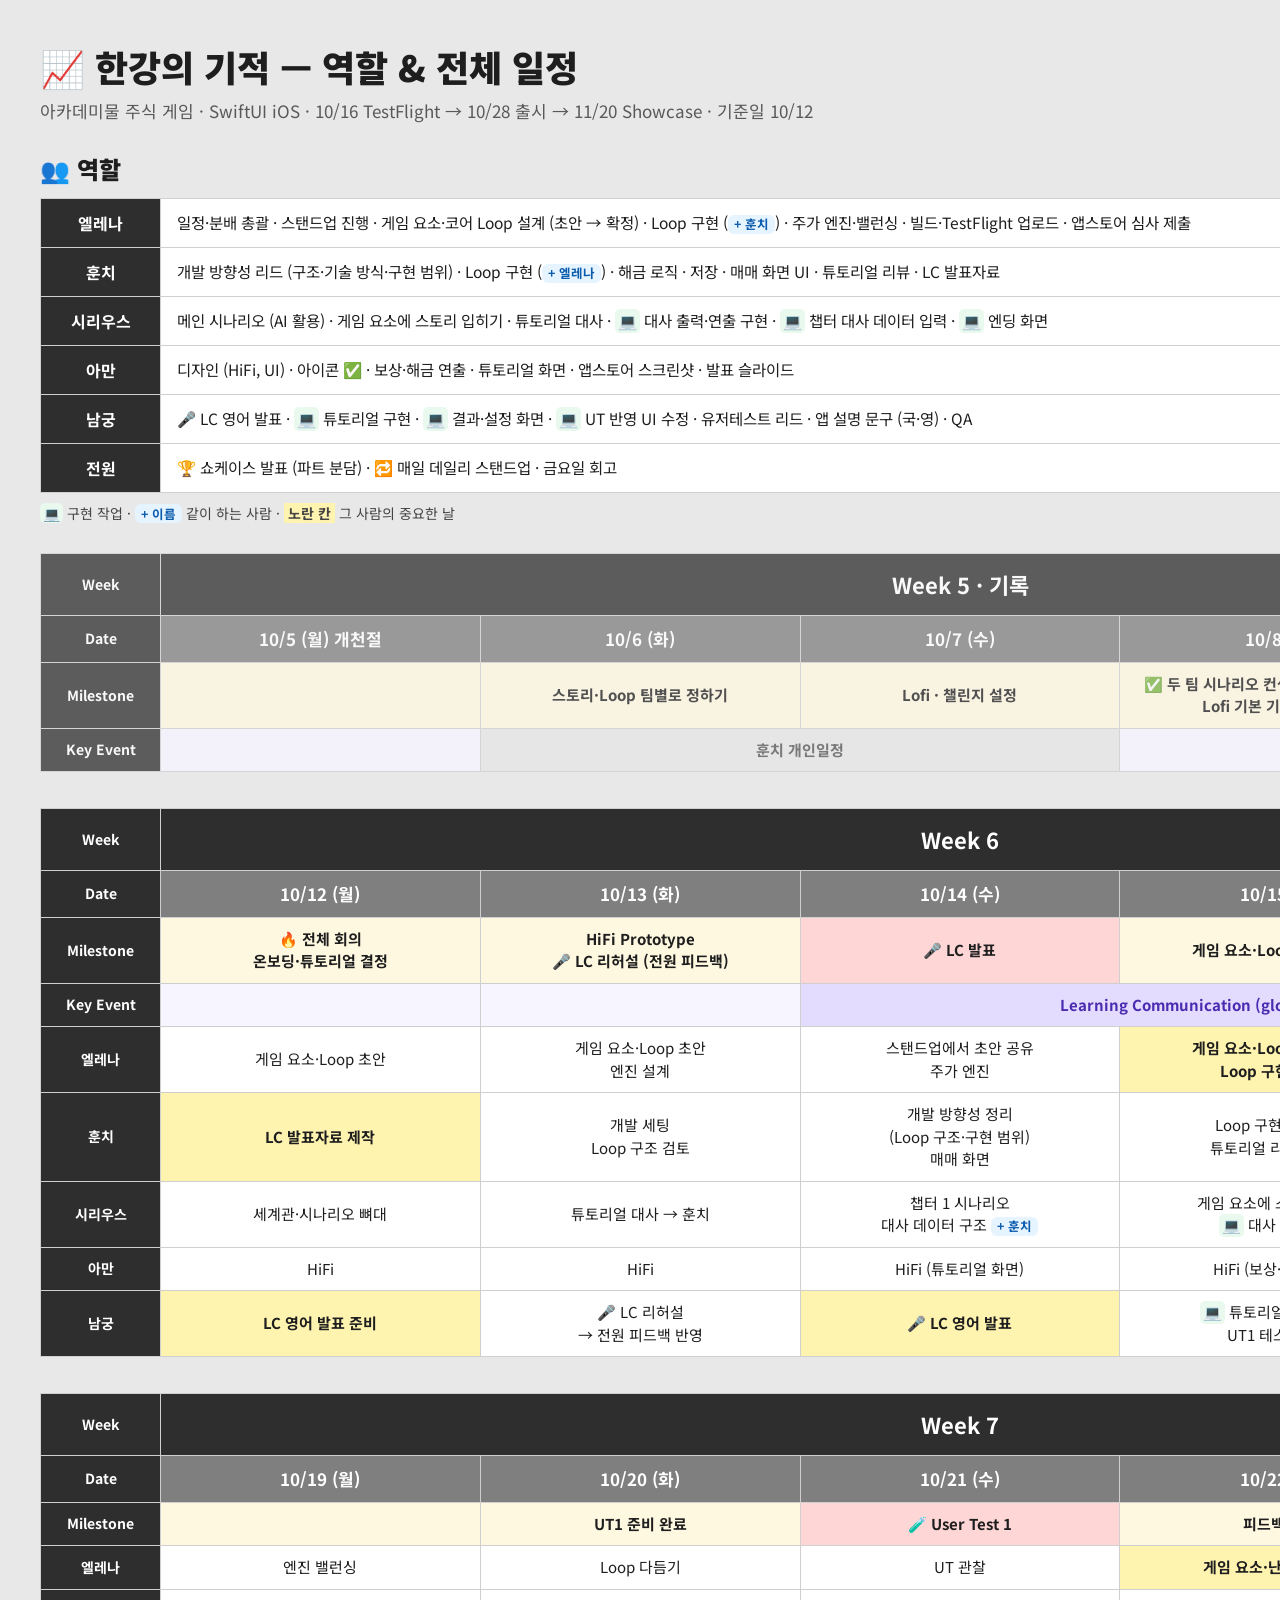
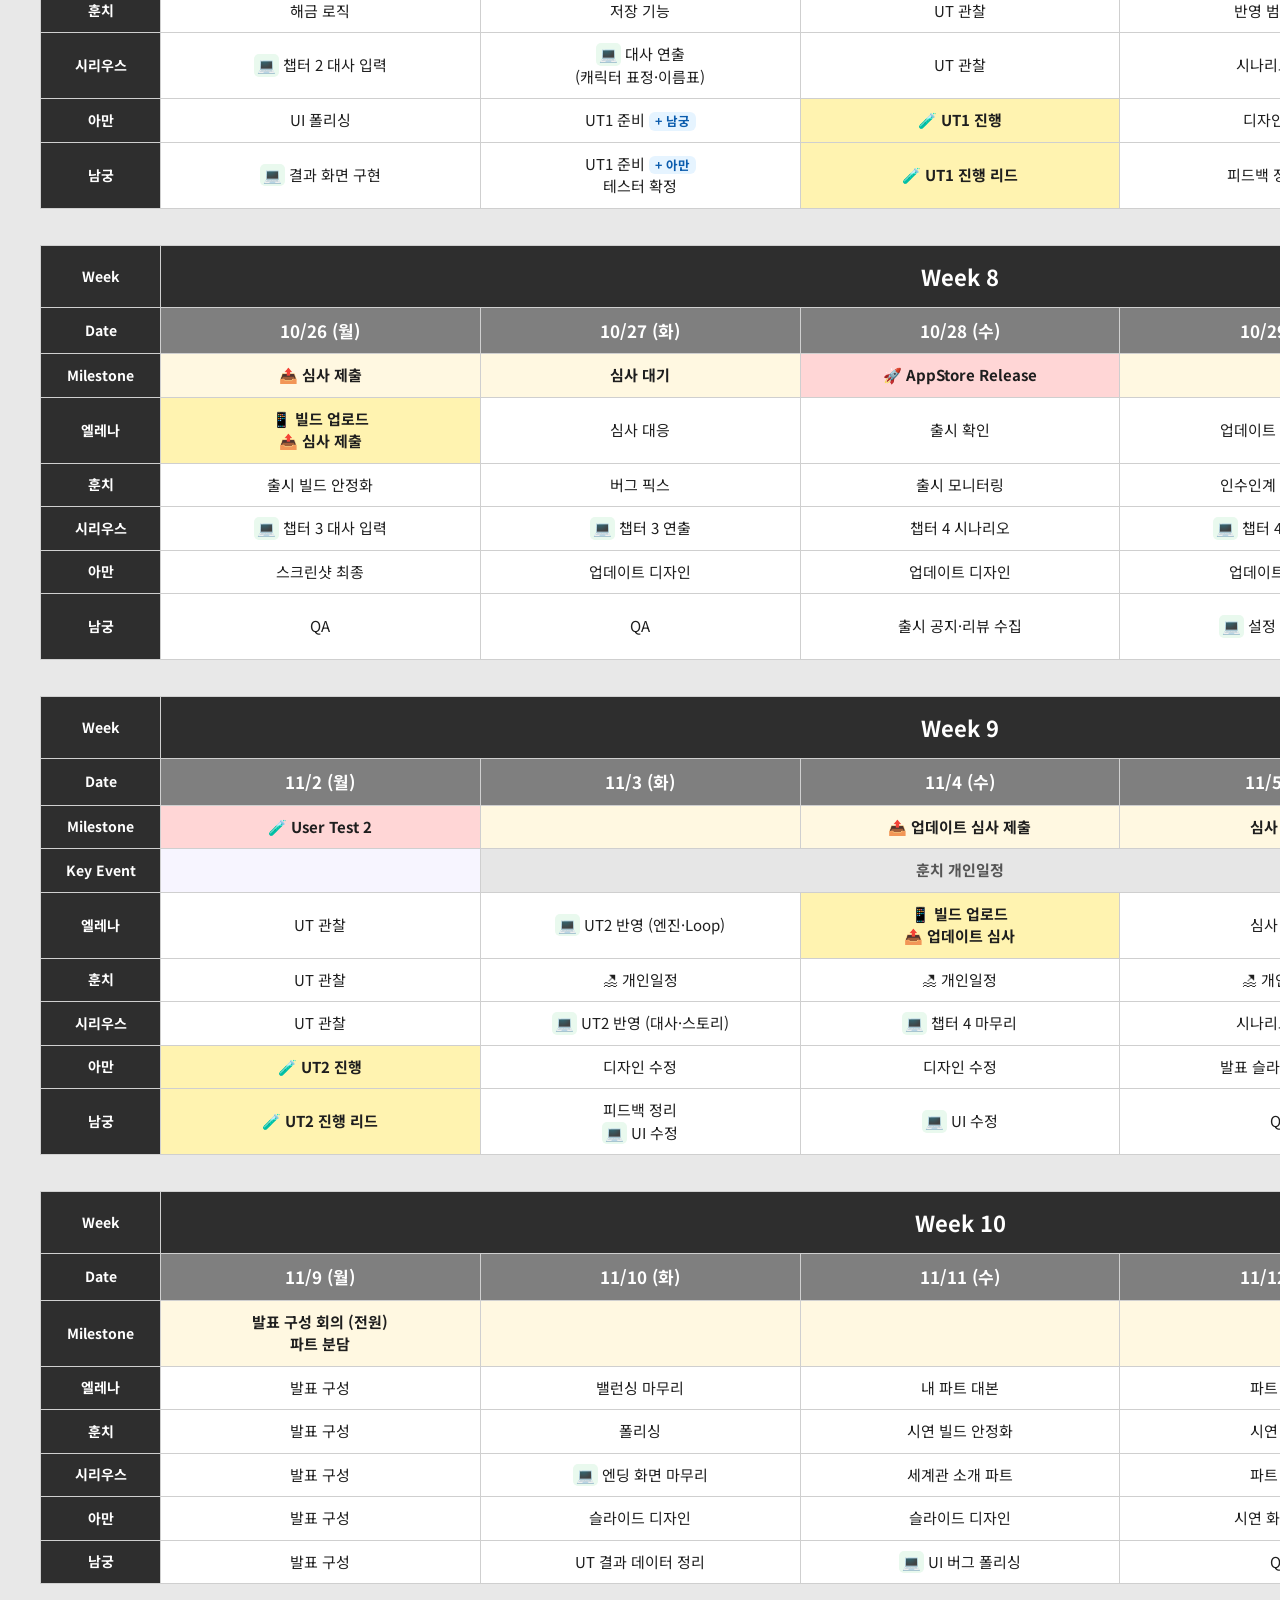
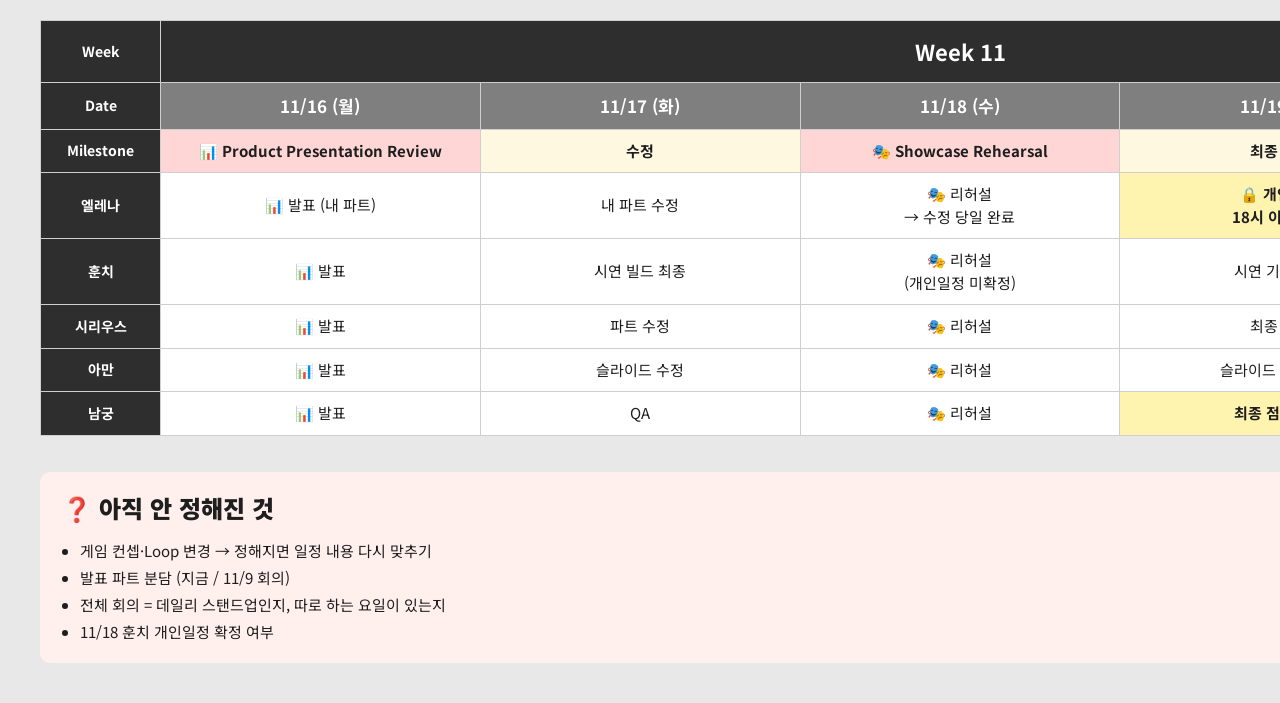
<file: docs/schedule/schedule.html>
<!doctype html><html lang="ko"><head><meta charset="utf-8">
<link href="https://fonts.googleapis.com/css2?family=Noto+Sans+KR:wght@400;500;700;900&display=block" rel="stylesheet">
<style>
*{box-sizing:border-box;margin:0;padding:0}
body{font-family:'Noto Sans KR','WenQuanYi Zen Hei',sans-serif;background:#e8e8e8;padding:40px;width:1800px;color:#1e1e1e}
h1{font-size:36px;font-weight:900;margin-bottom:6px}.sub{font-size:17px;color:#595959;margin-bottom:28px}
h2{font-size:24px;font-weight:900;margin:0 0 12px}
table{border-collapse:collapse;width:100%;background:#fff;table-layout:fixed;margin-bottom:36px}
th,td{border:1px solid #cfcfcf;padding:10px 10px;font-size:15px;line-height:1.5;vertical-align:middle;text-align:center}
.week th{background:#2e2e2e;color:#fff;font-size:22px;font-weight:700;padding:14px}
.date th{background:#7f7f7f;color:#fff;font-size:17px;font-weight:700}
table td.lab,table th.lab{background:#2e2e2e;color:#fff;font-weight:700;font-size:14px;width:120px}
.ms td{background:#fff8e1;font-weight:700}.ms td.key{background:#ffd6d6}
.ke td{background:#f7f5ff}.lc{background:#e3dcff!important;font-weight:700;color:#4b2bb0}.away{background:#e6e6e6!important;font-weight:700;color:#555}
td.hi{background:#fff3b0;font-weight:700}
.pair{display:inline-block;background:#e6f4ff;color:#0b5cad;border-radius:6px;padding:0 6px;font-size:12.5px;font-weight:700}
.dev{display:inline-block;background:#e9f9ee;border-radius:5px;padding:0 3px}
.past{opacity:.75}
.roles td{text-align:left;font-size:15.5px;padding:12px 16px}.roles td.lab{text-align:center;font-size:16px}
.legend{font-size:14px;color:#444;margin:-26px 0 30px}
.todo{background:#fff0ee;border-radius:10px;padding:18px 22px}.todo li{margin-left:18px;line-height:1.8;font-size:15px}
</style></head><body>
<h1>📈 한강의 기적 — 역할 & 전체 일정</h1><div class="sub">아카데미물 주식 게임 · SwiftUI iOS · 10/16 TestFlight → 10/28 출시 → 11/20 Showcase · 기준일 10/12</div>
<h2>👥 역할</h2><table class="roles"><colgroup><col style="width:120px"><col></colgroup>
<tr><td class="lab">엘레나</td><td>일정·분배 총괄 · 스탠드업 진행 · 게임 요소·코어 Loop 설계 (초안 → 확정) · Loop 구현 (<span class="pair">+ 훈치</span>) · 주가 엔진·밸런싱 · 빌드·TestFlight 업로드 · 앱스토어 심사 제출</td></tr>
<tr><td class="lab">훈치</td><td>개발 방향성 리드 (구조·기술 방식·구현 범위) · Loop 구현 (<span class="pair">+ 엘레나</span>) · 해금 로직 · 저장 · 매매 화면 UI · 튜토리얼 리뷰 · LC 발표자료</td></tr>
<tr><td class="lab">시리우스</td><td>메인 시나리오 (AI 활용) · 게임 요소에 스토리 입히기 · 튜토리얼 대사 · <span class="dev">💻</span> 대사 출력·연출 구현 · <span class="dev">💻</span> 챕터 대사 데이터 입력 · <span class="dev">💻</span> 엔딩 화면</td></tr>
<tr><td class="lab">아만</td><td>디자인 (HiFi, UI) · 아이콘 ✅ · 보상·해금 연출 · 튜토리얼 화면 · 앱스토어 스크린샷 · 발표 슬라이드</td></tr>
<tr><td class="lab">남궁</td><td>🎤 LC 영어 발표 · <span class="dev">💻</span> 튜토리얼 구현 · <span class="dev">💻</span> 결과·설정 화면 · <span class="dev">💻</span> UT 반영 UI 수정 · 유저테스트 리드 · 앱 설명 문구 (국·영) · QA</td></tr>
<tr><td class="lab">전원</td><td>🏆 쇼케이스 발표 (파트 분담) · 🔁 매일 데일리 스탠드업 · 금요일 회고</td></tr>
</table><div class="legend"><span class="dev">💻</span> 구현 작업 · <span class="pair">+ 이름</span> 같이 하는 사람 · <b style="background:#fff3b0;padding:0 4px">노란 칸</b> 그 사람의 중요한 날</div>
<table class="past"><colgroup><col style="width:120px"><col><col><col><col><col></colgroup>
<tr class="week"><th class="lab">Week</th><th colspan="5">Week 5 · 기록</th></tr>
<tr class="date"><th class="lab">Date</th><th>10/5 (월) 개천절</th><th>10/6 (화)</th><th>10/7 (수)</th><th>10/8 (목)</th><th>10/9 (금) 한글날</th></tr>
<tr class="ms"><td class="lab">Milestone</td><td></td><td>스토리·Loop 팀별로 정하기</td><td>Lofi · 챌린지 설정</td><td>✅ 두 팀 시나리오 컨셉 선정 → 아카데미물<br>Lofi 기본 기능 개발 시작</td><td></td></tr>
<tr class="ke"><td class="lab">Key Event</td><td></td><td colspan="2" class="away">훈치 개인일정</td><td></td><td></td></tr>
</table>
<table class=""><colgroup><col style="width:120px"><col><col><col><col><col></colgroup>
<tr class="week"><th class="lab">Week</th><th colspan="5">Week 6</th></tr>
<tr class="date"><th class="lab">Date</th><th>10/12 (월)</th><th>10/13 (화)</th><th>10/14 (수)</th><th>10/15 (목)</th><th>10/16 (금)</th></tr>
<tr class="ms"><td class="lab">Milestone</td><td>🔥 전체 회의<br>온보딩·튜토리얼 결정</td><td>HiFi Prototype<br>🎤 LC 리허설 (전원 피드백)</td><td class="key">🎤 LC 발표</td><td>게임 요소·Loop 1차안 확정</td><td class="key">📱 App Prototype (TestFlight)</td></tr>
<tr class="ke"><td class="lab">Key Event</td><td></td><td></td><td colspan="3" class="lc">Learning Communication (global Academy) · 10/14 – 10/16</td></tr>
<tr><td class="lab">엘레나</td><td>게임 요소·Loop 초안</td><td>게임 요소·Loop 초안<br>엔진 설계</td><td>스탠드업에서 초안 공유<br>주가 엔진</td><td class="hi">게임 요소·Loop 1차안 확정<br>Loop 구현 <span class="pair">+ 훈치</span></td><td class="hi">📱 TestFlight 업로드</td></tr>
<tr><td class="lab">훈치</td><td class="hi">LC 발표자료 제작</td><td>개발 세팅<br>Loop 구조 검토</td><td>개발 방향성 정리<br>(Loop 구조·구현 범위)<br>매매 화면</td><td>Loop 구현 <span class="pair">+ 엘레나</span><br>튜토리얼 리뷰 <span class="pair">+ 남궁</span></td><td>버그 픽스</td></tr>
<tr><td class="lab">시리우스</td><td>세계관·시나리오 뼈대</td><td>튜토리얼 대사 → 훈치</td><td>챕터 1 시나리오<br>대사 데이터 구조 <span class="pair">+ 훈치</span></td><td>게임 요소에 스토리 입히기<br><span class="dev">💻</span> 대사 출력 화면</td><td><span class="dev">💻</span> 챕터 1 대사 입력</td></tr>
<tr><td class="lab">아만</td><td>HiFi</td><td>HiFi</td><td>HiFi (튜토리얼 화면)</td><td>HiFi (보상·해금 연출)</td><td>HiFi 마무리</td></tr>
<tr><td class="lab">남궁</td><td class="hi">LC 영어 발표 준비</td><td>🎤 LC 리허설<br>→ 전원 피드백 반영</td><td class="hi">🎤 LC 영어 발표</td><td><span class="dev">💻</span> 튜토리얼 구현 (최소)<br>UT1 테스터 모집</td><td><span class="dev">💻</span> 튜토리얼 마무리<br>TestFlight 빌드 QA</td></tr>
</table>
<table class=""><colgroup><col style="width:120px"><col><col><col><col><col></colgroup>
<tr class="week"><th class="lab">Week</th><th colspan="5">Week 7</th></tr>
<tr class="date"><th class="lab">Date</th><th>10/19 (월)</th><th>10/20 (화)</th><th>10/21 (수)</th><th>10/22 (목)</th><th>10/23 (금)</th></tr>
<tr class="ms"><td class="lab">Milestone</td><td></td><td>UT1 준비 완료</td><td class="key">🧪 User Test 1</td><td>피드백 정리</td><td>반영</td></tr>
<tr><td class="lab">엘레나</td><td>엔진 밸런싱</td><td>Loop 다듬기</td><td>UT 관찰</td><td class="hi">게임 요소·난이도 조정안</td><td>수치 반영</td></tr>
<tr><td class="lab">훈치</td><td>해금 로직</td><td>저장 기능</td><td>UT 관찰</td><td>반영 범위 판정</td><td>피드백 반영</td></tr>
<tr><td class="lab">시리우스</td><td><span class="dev">💻</span> 챕터 2 대사 입력</td><td><span class="dev">💻</span> 대사 연출<br>(캐릭터 표정·이름표)</td><td>UT 관찰</td><td>시나리오 수정</td><td><span class="dev">💻</span> 수정 대사 반영</td></tr>
<tr><td class="lab">아만</td><td>UI 폴리싱</td><td>UT1 준비 <span class="pair">+ 남궁</span></td><td class="hi">🧪 UT1 진행</td><td>디자인 수정</td><td>앱스토어 스크린샷</td></tr>
<tr><td class="lab">남궁</td><td><span class="dev">💻</span> 결과 화면 구현</td><td>UT1 준비 <span class="pair">+ 아만</span><br>테스터 확정</td><td class="hi">🧪 UT1 진행 리드</td><td>피드백 정리·공유</td><td>앱 설명 문구 (국·영)<br><span class="dev">💻</span> 튜토리얼 수정</td></tr>
</table>
<table class=""><colgroup><col style="width:120px"><col><col><col><col><col></colgroup>
<tr class="week"><th class="lab">Week</th><th colspan="5">Week 8</th></tr>
<tr class="date"><th class="lab">Date</th><th>10/26 (월)</th><th>10/27 (화)</th><th>10/28 (수)</th><th>10/29 (목)</th><th>10/30 (금)</th></tr>
<tr class="ms"><td class="lab">Milestone</td><td>📤 심사 제출</td><td>심사 대기</td><td class="key">🚀 AppStore Release</td><td></td><td>인수인계</td></tr>
<tr><td class="lab">엘레나</td><td class="hi">📱 빌드 업로드<br>📤 심사 제출</td><td>심사 대응</td><td>출시 확인</td><td>업데이트 범위 정리</td><td>인수인계 받기</td></tr>
<tr><td class="lab">훈치</td><td>출시 빌드 안정화</td><td>버그 픽스</td><td>출시 모니터링</td><td>인수인계 문서 작성</td><td class="hi">인수인계 → 엘레나·남궁·시리우스</td></tr>
<tr><td class="lab">시리우스</td><td><span class="dev">💻</span> 챕터 3 대사 입력</td><td><span class="dev">💻</span> 챕터 3 연출</td><td>챕터 4 시나리오</td><td><span class="dev">💻</span> 챕터 4 대사 입력</td><td>인수인계 참여</td></tr>
<tr><td class="lab">아만</td><td>스크린샷 최종</td><td>업데이트 디자인</td><td>업데이트 디자인</td><td>업데이트 디자인</td><td>UT2 준비 <span class="pair">+ 남궁</span></td></tr>
<tr><td class="lab">남궁</td><td>QA</td><td>QA</td><td>출시 공지·리뷰 수집</td><td><span class="dev">💻</span> 설정 화면 구현</td><td>UT2 준비 <span class="pair">+ 아만</span><br>인수인계 참여</td></tr>
</table>
<table class=""><colgroup><col style="width:120px"><col><col><col><col><col></colgroup>
<tr class="week"><th class="lab">Week</th><th colspan="5">Week 9</th></tr>
<tr class="date"><th class="lab">Date</th><th>11/2 (월)</th><th>11/3 (화)</th><th>11/4 (수)</th><th>11/5 (목)</th><th>11/6 (금)</th></tr>
<tr class="ms"><td class="lab">Milestone</td><td class="key">🧪 User Test 2</td><td></td><td>📤 업데이트 심사 제출</td><td>심사 대기</td><td class="key">🔄 AppStore Update</td></tr>
<tr class="ke"><td class="lab">Key Event</td><td></td><td colspan="3" class="away">훈치 개인일정</td><td></td></tr>
<tr><td class="lab">엘레나</td><td>UT 관찰</td><td><span class="dev">💻</span> UT2 반영 (엔진·Loop)</td><td class="hi">📱 빌드 업로드<br>📤 업데이트 심사</td><td>심사 대응</td><td>출시 확인</td></tr>
<tr><td class="lab">훈치</td><td>UT 관찰</td><td>🏖 개인일정</td><td>🏖 개인일정</td><td>🏖 개인일정</td><td>복귀 · 버그 체크</td></tr>
<tr><td class="lab">시리우스</td><td>UT 관찰</td><td><span class="dev">💻</span> UT2 반영 (대사·스토리)</td><td><span class="dev">💻</span> 챕터 4 마무리</td><td>시나리오 최종</td><td><span class="dev">💻</span> 엔딩 화면 구현</td></tr>
<tr><td class="lab">아만</td><td class="hi">🧪 UT2 진행</td><td>디자인 수정</td><td>디자인 수정</td><td>발표 슬라이드 구상</td><td>발표 슬라이드</td></tr>
<tr><td class="lab">남궁</td><td class="hi">🧪 UT2 진행 리드</td><td>피드백 정리<br><span class="dev">💻</span> UI 수정</td><td><span class="dev">💻</span> UI 수정</td><td>QA</td><td>QA</td></tr>
</table>
<table class=""><colgroup><col style="width:120px"><col><col><col><col><col></colgroup>
<tr class="week"><th class="lab">Week</th><th colspan="5">Week 10</th></tr>
<tr class="date"><th class="lab">Date</th><th>11/9 (월)</th><th>11/10 (화)</th><th>11/11 (수)</th><th>11/12 (목)</th><th>11/13 (금)</th></tr>
<tr class="ms"><td class="lab">Milestone</td><td>발표 구성 회의 (전원)<br>파트 분담</td><td></td><td></td><td></td><td>🎤 팀 내부 리허설</td></tr>
<tr><td class="lab">엘레나</td><td>발표 구성</td><td>밸런싱 마무리</td><td>내 파트 대본</td><td>파트 연습</td><td>🎤 리허설</td></tr>
<tr><td class="lab">훈치</td><td>발표 구성</td><td>폴리싱</td><td>시연 빌드 안정화</td><td>시연 빌드</td><td>🎤 리허설</td></tr>
<tr><td class="lab">시리우스</td><td>발표 구성</td><td><span class="dev">💻</span> 엔딩 화면 마무리</td><td>세계관 소개 파트</td><td>파트 연습</td><td>🎤 리허설</td></tr>
<tr><td class="lab">아만</td><td>발표 구성</td><td>슬라이드 디자인</td><td>슬라이드 디자인</td><td>시연 화면 정리</td><td>🎤 리허설</td></tr>
<tr><td class="lab">남궁</td><td>발표 구성</td><td>UT 결과 데이터 정리</td><td><span class="dev">💻</span> UI 버그 폴리싱</td><td>QA</td><td>🎤 리허설</td></tr>
</table>
<table class=""><colgroup><col style="width:120px"><col><col><col><col><col></colgroup>
<tr class="week"><th class="lab">Week</th><th colspan="5">Week 11</th></tr>
<tr class="date"><th class="lab">Date</th><th>11/16 (월)</th><th>11/17 (화)</th><th>11/18 (수)</th><th>11/19 (목)</th><th>11/20 (금)</th></tr>
<tr class="ms"><td class="lab">Milestone</td><td class="key">📊 Product Presentation Review</td><td>수정</td><td class="key">🎭 Showcase Rehearsal</td><td>최종 점검</td><td class="key">🏆 Showcase</td></tr>
<tr><td class="lab">엘레나</td><td>📊 발표 (내 파트)</td><td>내 파트 수정</td><td>🎭 리허설<br>→ 수정 당일 완료</td><td class="hi">🔒 개인일정<br>18시 이후 연락</td><td class="hi">🏆 발표</td></tr>
<tr><td class="lab">훈치</td><td>📊 발표</td><td>시연 빌드 최종</td><td>🎭 리허설<br>(개인일정 미확정)</td><td>시연 기기 점검</td><td class="hi">🏆 발표 · 시연</td></tr>
<tr><td class="lab">시리우스</td><td>📊 발표</td><td>파트 수정</td><td>🎭 리허설</td><td>최종 점검</td><td class="hi">🏆 발표</td></tr>
<tr><td class="lab">아만</td><td>📊 발표</td><td>슬라이드 수정</td><td>🎭 리허설</td><td>슬라이드 최종 파일</td><td class="hi">🏆 발표</td></tr>
<tr><td class="lab">남궁</td><td>📊 발표</td><td>QA</td><td>🎭 리허설</td><td class="hi">최종 점검 진행</td><td class="hi">🏆 발표</td></tr>
</table>
<div class="todo"><h2>❓ 아직 안 정해진 것</h2><ul>
<li>게임 컨셉·Loop 변경 → 정해지면 일정 내용 다시 맞추기</li>
<li>발표 파트 분담 (지금 / 11/9 회의)</li>
<li>전체 회의 = 데일리 스탠드업인지, 따로 하는 요일이 있는지</li>
<li>11/18 훈치 개인일정 확정 여부</li></ul></div></body></html>
</file>
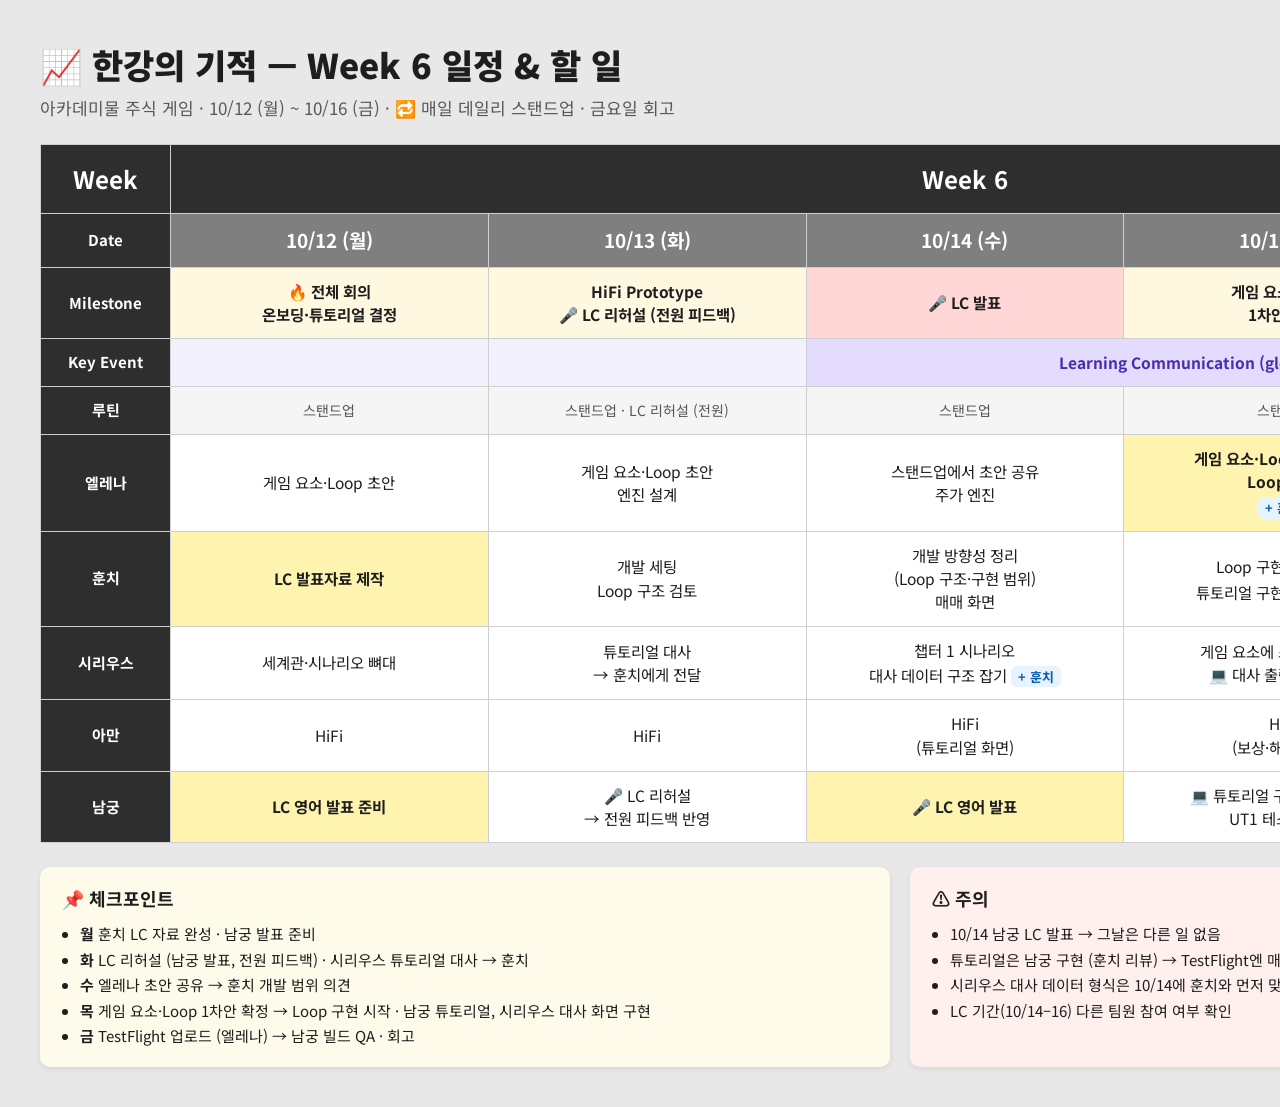
<file: docs/schedule/week6.html>
<!doctype html>
<html lang="ko"><head><meta charset="utf-8">
<link href="https://fonts.googleapis.com/css2?family=Noto+Sans+KR:wght@400;500;700;900&display=block" rel="stylesheet">
<style>
*{box-sizing:border-box;margin:0;padding:0}
body{font-family:'Noto Sans KR','WenQuanYi Zen Hei',sans-serif;background:#e8e8e8;padding:40px;width:1800px;color:#1e1e1e}
h1{font-size:34px;font-weight:900;margin-bottom:6px}
.sub{font-size:17px;color:#595959;margin-bottom:24px}
table{border-collapse:collapse;width:100%;background:#fff;table-layout:fixed}
th,td{border:1px solid #cfcfcf;padding:12px 12px;font-size:15.5px;line-height:1.5;vertical-align:middle;text-align:center}
col.label{width:130px}
.week th{background:#2e2e2e;color:#fff;font-size:24px;font-weight:700;padding:16px}
.date th{background:#7f7f7f;color:#fff;font-size:19px;font-weight:700}
.date th.lab,table td.rowlab{background:#2e2e2e;color:#fff;font-weight:700;font-size:15px}
.ms td{background:#fff8e1;font-weight:700}
.ms td.key{background:#ffd6d6}
.ke td{background:#f4f1ff}
.lc{background:#e3dcff!important;font-weight:700;color:#4b2bb0}
.rt td{background:#f5f5f5;color:#555;font-size:14px}
.person td{background:#fff}
.hi{background:#fff3b0!important;font-weight:700}
.pair{display:inline-block;background:#e6f4ff;color:#0b5cad;border-radius:6px;padding:1px 7px;font-size:13px;font-weight:700;margin-top:4px}
.name{font-size:16px}
.notes{display:grid;grid-template-columns:1fr 1fr;gap:20px;margin-top:24px}
.card{background:#fffbea;border-radius:10px;padding:18px 22px;box-shadow:0 2px 6px rgba(0,0,0,.08)}
.card.warn{background:#fff0ee}
.card h3{font-size:18px;margin-bottom:10px}
.card li{font-size:15px;line-height:1.7;margin-left:18px}
</style></head><body>
<h1>📈 한강의 기적 — Week 6 일정 & 할 일</h1>
<div class="sub">아카데미물 주식 게임 · 10/12 (월) ~ 10/16 (금) · 🔁 매일 데일리 스탠드업 · 금요일 회고</div>
<table>
<colgroup><col class="label"><col><col><col><col><col></colgroup>
<tr class="week"><th class="rowlab">Week</th><th colspan="5">Week 6</th></tr>
<tr class="date"><th class="lab">Date</th><th>10/12 (월)</th><th>10/13 (화)</th><th>10/14 (수)</th><th>10/15 (목)</th><th>10/16 (금)</th></tr>
<tr class="ms"><td class="rowlab">Milestone</td>
<td>🔥 전체 회의<br>온보딩·튜토리얼 결정</td>
<td>HiFi Prototype<br>🎤 LC 리허설 (전원 피드백)</td>
<td class="key">🎤 LC 발표</td>
<td>게임 요소·Loop<br>1차안 확정</td>
<td class="key">📱 App Prototype<br>(TestFlight)</td></tr>
<tr class="ke"><td class="rowlab">Key Event</td><td></td><td></td><td colspan="3" class="lc">Learning Communication (global Academy) · 10/14 – 10/16</td></tr>
<tr class="rt"><td class="rowlab">루틴</td><td>스탠드업</td><td>스탠드업 · LC 리허설 (전원)</td><td>스탠드업</td><td>스탠드업</td><td>스탠드업 · 회고</td></tr>
<tr class="person"><td class="rowlab name">엘레나</td>
<td>게임 요소·Loop 초안</td>
<td>게임 요소·Loop 초안<br>엔진 설계</td>
<td>스탠드업에서 초안 공유<br>주가 엔진</td>
<td class="hi">게임 요소·Loop 1차안 확정<br>Loop 구현<br><span class="pair">+ 훈치</span></td>
<td class="hi">📱 TestFlight 업로드</td></tr>
<tr class="person"><td class="rowlab name">훈치</td>
<td class="hi">LC 발표자료 제작</td>
<td>개발 세팅<br>Loop 구조 검토</td>
<td>개발 방향성 정리<br>(Loop 구조·구현 범위)<br>매매 화면</td>
<td>Loop 구현 <span class="pair">+ 엘레나</span><br>튜토리얼 구현 리뷰 <span class="pair">+ 남궁</span></td>
<td>버그 픽스</td></tr>
<tr class="person"><td class="rowlab name">시리우스</td>
<td>세계관·시나리오 뼈대</td>
<td>튜토리얼 대사<br>→ 훈치에게 전달</td>
<td>챕터 1 시나리오<br>대사 데이터 구조 잡기 <span class="pair">+ 훈치</span></td>
<td>게임 요소에 스토리 입히기<br>💻 대사 출력 화면 구현</td>
<td>💻 챕터 1 대사 데이터 입력<br>(앱에 연동)</td></tr>
<tr class="person"><td class="rowlab name">아만</td>
<td>HiFi</td>
<td>HiFi</td>
<td>HiFi<br>(튜토리얼 화면)</td>
<td>HiFi<br>(보상·해금 연출)</td>
<td>HiFi 마무리</td></tr>
<tr class="person"><td class="rowlab name">남궁</td>
<td class="hi">LC 영어 발표 준비</td>
<td>🎤 LC 리허설<br>→ 전원 피드백 반영</td>
<td class="hi">🎤 LC 영어 발표</td>
<td>💻 튜토리얼 구현 (최소 버전)<br>UT1 테스터 모집</td>
<td>💻 튜토리얼 마무리<br>TestFlight 빌드 QA</td></tr>
</table>
<div class="notes">
<div class="card"><h3>📌 체크포인트</h3><ul>
<li><b>월</b> 훈치 LC 자료 완성 · 남궁 발표 준비</li>
<li><b>화</b> LC 리허설 (남궁 발표, 전원 피드백) · 시리우스 튜토리얼 대사 → 훈치</li>
<li><b>수</b> 엘레나 초안 공유 → 훈치 개발 범위 의견</li>
<li><b>목</b> 게임 요소·Loop 1차안 확정 → Loop 구현 시작 · 남궁 튜토리얼, 시리우스 대사 화면 구현</li>
<li><b>금</b> TestFlight 업로드 (엘레나) → 남궁 빌드 QA · 회고</li>
</ul></div>
<div class="card warn"><h3>⚠️ 주의</h3><ul>
<li>10/14 남궁 LC 발표 → 그날은 다른 일 없음</li>
<li>튜토리얼은 남궁 구현 (훈치 리뷰) → TestFlight엔 매수·매도 1회 체험 수준만</li>
<li>시리우스 대사 데이터 형식은 10/14에 훈치와 먼저 맞추기</li>
<li>LC 기간(10/14–16) 다른 팀원 참여 여부 확인</li>
</ul></div>
</div>
</body></html>
</file>
<file: web-game/style.css>
/* 깔끔한 플랫 디자인 + 움직임으로 긴장감 */
:root{
  --bg:#0b0f1a; --panel:#121828; --panel2:#171e31; --line:rgba(255,255,255,.07); --line2:rgba(255,255,255,.12);
  --gold:#e3b341; --gold2:#f4d27a; --text:#eef0f5; --muted:#8a92a6; --up:#ff4d5e; --down:#4c8dff; --ok:#33c481;
  --sans:'Noto Sans KR',system-ui,sans-serif; --mono:'JetBrains Mono',ui-monospace,monospace; --serif:'Nanum Myeongjo',serif; --pen:'Nanum Pen Script',cursive;
  --ease:cubic-bezier(.2,.8,.2,1);
}
*{box-sizing:border-box;margin:0;padding:0}
html,body{height:100%;background:#05070d;color:var(--text);font-family:var(--sans);overflow:hidden;user-select:none}
button{font:inherit;color:inherit;cursor:pointer;border:0;background:none}
button:disabled{cursor:not-allowed;opacity:.35}

#viewport{position:fixed;inset:0;background:#05070d}
#stage{position:absolute;width:1600px;height:900px;left:50%;top:50%;transform-origin:center;overflow:hidden;background:var(--bg)}

/* ── Top bar ── */
#topbar{height:64px;display:flex;align-items:center;gap:20px;padding:0 24px;border-bottom:1px solid var(--line)}
.brand{font-family:var(--serif);font-weight:800;font-size:24px;letter-spacing:.2em;color:var(--gold2);display:flex;align-items:baseline;gap:12px}
.brand span{font-family:var(--sans);font-size:13px;letter-spacing:0;color:var(--muted);font-weight:500}
#round{font-family:var(--mono);font-size:14px;color:var(--muted)}
#round b{color:var(--text);font-size:20px}
#phases{display:flex;list-style:none;gap:6px;position:relative}
#phases li{padding:6px 14px;border-radius:999px;font-size:14px;color:var(--muted);transition:all .35s var(--ease)}
#phases li.done{color:#b9bfcc}
#phases li.now{color:#16120a;background:var(--gold2);font-weight:700;transform:scale(1.06)}
#rank{display:flex;align-items:center;gap:8px;padding:6px 12px;border-radius:10px;background:var(--panel)}
#rank small{font-size:11px;color:var(--muted)}
#rank b{font-family:var(--mono);font-size:18px}
#rank .delta{font-family:var(--mono);font-size:12px;animation:pop2 1.2s var(--ease)}
#funds{margin-left:auto;display:flex;align-items:center;gap:12px;font-family:var(--mono)}
.fundBox{display:flex;flex-direction:column;align-items:flex-end;line-height:1.15}
.fundBox small{font-family:var(--sans);font-size:11px;color:var(--muted)}
.fundBox b{font-size:20px}
.fundBox.opp{align-items:flex-start}
.vsBar{width:160px;height:6px;border-radius:3px;background:rgba(255,77,94,.25);overflow:hidden}
.vsBar i{display:block;height:100%;background:var(--gold);transition:width .9s var(--ease)}
.ghost{padding:8px 14px;border-radius:10px;color:var(--gold2);font-weight:700;background:var(--panel);transition:background .2s,transform .2s}
.ghost:hover:not(:disabled){background:var(--panel2);transform:translateY(-1px)}
#diaryBtn.pulse{animation:pulse 1.6s infinite}
@keyframes pulse{0%,100%{box-shadow:0 0 0 0 rgba(227,179,65,.45)}60%{box-shadow:0 0 0 10px rgba(227,179,65,0)}}

/* ── Board ── */
#board{height:836px;padding:16px;display:grid;grid-template-columns:1fr 372px;grid-template-rows:1fr 228px;gap:16px}
#center{grid-column:1;grid-row:1;display:flex;flex-direction:column;gap:14px;min-height:0}
#side{grid-column:2;grid-row:1/3;display:flex;flex-direction:column;gap:14px;min-height:0}
#bottom{grid-column:1;grid-row:2;display:flex;gap:16px}
.panel{background:var(--panel);border:1px solid var(--line);border-radius:14px}
.enter{animation:rise .5s var(--ease) backwards}
@keyframes rise{from{opacity:0;transform:translateY(14px)}}

/* ── News ── */
#newsRow{height:132px;display:flex;gap:14px}
.news{flex:1;border-radius:14px;padding:16px 20px;position:relative;perspective:1000px;background:var(--panel);border:1px solid var(--line)}
.news .lbl{font-size:12px;font-weight:700;color:var(--muted);display:flex;gap:8px;align-items:center}
.news .txt{margin-top:12px;font-size:21px;font-weight:700;line-height:1.35}
.news.public .lbl::before{content:"";width:7px;height:7px;border-radius:50%;background:var(--ok);animation:blink 1.6s infinite}
@keyframes blink{50%{opacity:.25}}
.news.public .txt{animation:type .6s var(--ease)}
@keyframes type{from{opacity:0;transform:translateX(-10px)}}
.news.hidden{padding:0;border:0;background:none}
.flip{position:relative;height:100%;transform-style:preserve-3d;transition:transform .8s var(--ease)}
.flip.flipped{transform:rotateY(180deg)}
.flip .face{position:absolute;inset:0;backface-visibility:hidden;border-radius:14px;padding:16px 20px}
.flip .back{background:var(--panel);border:1px dashed rgba(227,179,65,.5);display:flex;flex-direction:column;justify-content:center;align-items:center;gap:6px}
.flip .back .q{font-family:var(--serif);font-size:40px;color:var(--gold);line-height:1;animation:bob 2.4s ease-in-out infinite}
@keyframes bob{50%{transform:translateY(-4px)}}
.flip .back small{color:var(--muted);font-size:13px}
.flip .front{transform:rotateY(180deg);background:#2a1219;border:1px solid rgba(255,77,94,.45)}
.flip .front .lbl{color:#ff9aa5}
.news.peek .back small{display:none}
.news.peek .back::after{content:attr(data-peek);position:absolute;bottom:14px;left:16px;right:16px;font-size:14px;color:var(--gold2);background:rgba(227,179,65,.08);padding:7px 10px;border-radius:8px;animation:rise .4s var(--ease)}
.news.policy{flex:.62}
.news.policy .lbl{color:#5ad1b0}
.news.policy.none{opacity:.45}
.news.policy .txt{font-size:17px}
.news.policy.live{border-color:rgba(90,209,176,.5);animation:glow 1.2s 2}
@keyframes glow{50%{box-shadow:0 0 0 4px rgba(90,209,176,.25)}}

/* ── Market ── */
#market.calm .chip{animation:none}
#market{flex:1;display:grid;grid-template-columns:repeat(3,1fr);gap:14px;min-height:0}
.stock{position:relative;padding:16px 18px;display:flex;flex-direction:column;gap:8px;transition:border-color .2s,transform .2s;overflow:hidden}
.stock.targetable{cursor:pointer;border-color:rgba(227,179,65,.6);animation:breathe 1.4s infinite}
@keyframes breathe{50%{border-color:rgba(227,179,65,.15)}}
.stock.targetable:hover{transform:translateY(-3px);border-color:var(--gold)}
.stock.targeted{border-color:var(--gold2);animation:none;box-shadow:0 0 0 2px var(--gold2)}
.stock .head{display:flex;justify-content:space-between;align-items:flex-start}
.stock .name{font-size:18px;font-weight:900;display:flex;align-items:center;gap:8px}
.stock .name .tag{font-size:11px;font-weight:500;color:var(--muted);background:rgba(255,255,255,.05);padding:2px 7px;border-radius:5px}
.stock .px{font-family:var(--mono);font-size:34px;font-weight:700;line-height:1;text-align:right}
.stock .chg{font-family:var(--mono);font-size:14px;text-align:right;margin-top:4px}
.up{color:var(--up)} .down{color:var(--down)} .flat{color:var(--muted)}
.spark{flex:1;min-height:80px;width:100%}
.spark .ln{stroke-dasharray:1200;animation:draw 1.2s var(--ease) backwards}
@keyframes draw{from{stroke-dashoffset:1200}}
.flash-up{animation:fu 1.1s}.flash-down{animation:fd 1.1s}
@keyframes fu{0%{background:rgba(255,77,94,.28)}100%{background:var(--panel)}}
@keyframes fd{0%{background:rgba(76,141,255,.28)}100%{background:var(--panel)}}
.bigChg{position:absolute;left:0;right:0;top:120px;text-align:center;font-family:var(--mono);font-size:46px;font-weight:700;animation:pop 1.7s var(--ease) forwards;pointer-events:none}
@keyframes pop{0%{opacity:0;transform:scale(.6)}18%{opacity:1;transform:scale(1.08)}30%{transform:none}80%{opacity:1}100%{opacity:0;transform:translateY(-16px)}}
@keyframes pop2{0%{opacity:0;transform:translateY(6px)}}

.pos{margin-top:auto;display:flex;flex-direction:column;gap:8px}
.seg{display:grid;grid-template-columns:repeat(3,1fr);gap:4px;background:rgba(0,0,0,.25);padding:3px;border-radius:10px}
.seg button{padding:7px 0;border-radius:8px;font-size:14px;font-weight:700;color:var(--muted);transition:all .2s var(--ease)}
.seg button:hover{color:var(--text)}
.seg button.on.long{background:var(--up);color:#fff}
.seg button.on.short{background:var(--down);color:#fff}
.seg button.on.none{background:#2c3448;color:#fff}
.row{display:flex;align-items:center;gap:8px;font-size:13px;color:var(--muted)}
.row input[type=range]{flex:1;accent-color:var(--gold)}
.row .amt{font-family:var(--mono);font-size:16px;color:var(--text);width:40px;text-align:right}
.levs{display:flex;gap:4px;flex:1}
.levs button{flex:1;padding:5px 0;border-radius:7px;background:rgba(255,255,255,.04);font-family:var(--mono);font-size:13px;color:var(--muted);transition:all .2s}
.levs button.on{color:#16120a;background:var(--gold2);font-weight:700}
.levs button.hot.on{background:#ff6b3d;color:#fff}
.mc{font-size:12px;color:#ff8a95;min-height:16px}
.chips{display:flex;flex-direction:column;gap:6px}
.chip{display:flex;justify-content:space-between;align-items:center;font-size:13px;padding:7px 11px;border-radius:9px;background:rgba(255,255,255,.035);animation:flipIn .55s var(--ease) backwards}
.chip.opp{animation-delay:.12s}
@keyframes flipIn{from{opacity:0;transform:perspective(500px) rotateX(-80deg)}}
.chip b{font-family:var(--mono)}
.chip .who{font-size:11px;color:var(--muted);margin-right:6px}
.pnl{font-family:var(--mono);font-weight:700;animation:pop2 .5s var(--ease)}
.mcStamp{position:absolute;inset:0;display:grid;place-items:center;background:rgba(160,10,30,.6);font-weight:900;font-size:30px;color:#fff;letter-spacing:.12em;animation:stamp .45s var(--ease)}
@keyframes stamp{from{transform:scale(1.5);opacity:0}}

/* ── Rival ── */
#rival{padding:16px;display:flex;flex-direction:column;gap:12px}
.rivalHead{display:flex;gap:14px;align-items:center}
.portrait{width:88px;height:88px;border-radius:14px;flex:none;overflow:hidden;background:#1a2033}
.rivalHead h2{font-size:20px;font-weight:900}
.rivalHead .fac{font-size:12px;color:var(--muted);margin-top:2px}
.rivalHead .quote{font-size:13px;margin-top:6px;color:#d7dae3;animation:type .5s var(--ease)}
.kv{display:grid;grid-template-columns:auto 1fr;gap:5px 12px;font-size:13px}
.kv dt{color:var(--muted)}
.oppHand{display:flex;gap:6px;align-items:center;flex-wrap:wrap}
.miniBack{width:30px;height:42px;border-radius:6px;background:#1d2438;border:1px solid rgba(227,179,65,.4)}
.oppCard{margin-left:6px;padding:6px 10px;border-radius:8px;font-size:13px;font-weight:700;color:#16120a;background:var(--gold2);animation:flipIn .5s var(--ease)}
.box{border-radius:10px;padding:10px 12px;background:rgba(255,255,255,.03)}
.box h4{font-size:12px;color:var(--muted);font-weight:700;margin-bottom:8px}
#logWrap{flex:1;min-height:0;display:flex;flex-direction:column;padding:14px 16px}
#logWrap h3{font-size:13px;color:var(--muted);margin-bottom:8px}
#log{list-style:none;flex:1;overflow-y:auto;display:flex;flex-direction:column;gap:5px;padding-right:4px;scroll-behavior:smooth}
#log li{font-size:13px;line-height:1.45;padding:6px 10px;border-left:3px solid #2c3448;border-radius:0 6px 6px 0;background:rgba(255,255,255,.02);animation:slide .35s var(--ease)}
#log li.l-news{border-color:var(--ok)} #log li.l-hidden{border-color:var(--up)} #log li.l-card{border-color:var(--gold)} #log li.l-danger{border-color:#ff2a40;background:rgba(255,42,64,.08)} #log li.l-policy{border-color:#5ad1b0}
#log li .r{font-family:var(--mono);color:var(--muted);margin-right:6px}
@keyframes slide{from{opacity:0;transform:translateX(12px)}}

/* ── Hand ── */
#handWrap{flex:1;position:relative;padding:12px 18px;display:flex;flex-direction:column}
.handLabel{font-size:13px;color:var(--muted);font-weight:700}
#hand{flex:1;display:flex;align-items:flex-end;justify-content:center;gap:14px;padding-bottom:4px}
.card{width:124px;height:172px;border-radius:14px;position:relative;flex:none;transition:transform .25s var(--ease),box-shadow .25s,opacity .25s;
  background:var(--panel2);border:1px solid var(--line2);padding:12px 10px;display:flex;flex-direction:column;box-shadow:0 6px 16px rgba(0,0,0,.35)}
.card::after{content:"";position:absolute;left:12px;right:12px;top:0;height:3px;border-radius:0 0 3px 3px;background:var(--gold)}
.card .ic{height:70px;display:grid;place-items:center;font-size:38px;border-radius:10px;margin-top:4px}
.card.rumor_up .ic{background:rgba(255,77,94,.12);color:var(--up)}
.card.rumor_down .ic{background:rgba(76,141,255,.12);color:var(--down)}
.card.informant .ic{background:rgba(227,179,65,.12);color:var(--gold2)}
.card .nm{font-weight:900;font-size:15px;text-align:center;margin-top:10px}
.card .ds{font-size:11.5px;text-align:center;color:var(--muted);margin-top:4px;line-height:1.35}
.card.usable{cursor:pointer}
.card.usable:hover{transform:translateY(-12px) rotate(-1deg);box-shadow:0 16px 28px rgba(0,0,0,.5)}
.card.sel{transform:translateY(-22px);box-shadow:0 0 0 2px var(--gold2),0 18px 32px rgba(0,0,0,.5)}
.card.dim{opacity:.35}
.card.deal{animation:deal .7s var(--ease) backwards}
@keyframes deal{from{opacity:0;transform:translate(300px,-340px) rotate(30deg) scale(.5)}}
.card.used{animation:useCard .6s var(--ease) forwards}
@keyframes useCard{to{opacity:0;transform:translateY(-160px) scale(.6)}}
.shopBtn{position:absolute;right:16px;top:10px}

/* ── Action ── */
#action{width:300px;display:flex;flex-direction:column;justify-content:flex-end;gap:10px;padding:16px}
#action > *{animation:rise .35s var(--ease) backwards}
#action .hint{font-size:13px;color:var(--muted);line-height:1.55}
#action .meter{font-family:var(--mono);font-size:14px}
.bar{height:6px;border-radius:3px;background:rgba(255,255,255,.07);overflow:hidden}
.bar i{display:block;height:100%;background:var(--gold);transition:width .3s var(--ease)}
.bar.over i{background:var(--up)}
.cta{padding:16px;border-radius:12px;font-size:17px;font-weight:900;color:#16120a;background:var(--gold2);transition:transform .15s var(--ease),filter .2s}
.cta:hover:not(:disabled){transform:translateY(-2px);filter:brightness(1.06)}
.cta:active:not(:disabled){transform:translateY(1px)}
.sub{padding:11px;border-radius:10px;background:var(--panel2);color:var(--text);font-weight:700;transition:background .2s}
.sub:hover{background:#1f2840}

/* ── Overlays ── */
#overlay{position:absolute;inset:0;display:none;z-index:20}
#overlay.show{display:block}
.scrim{position:absolute;inset:0;background:rgba(5,7,13,.86);backdrop-filter:blur(6px);animation:fade .35s}
@keyframes fade{from{opacity:0}}
.modal{position:absolute;left:50%;top:50%;transform:translate(-50%,-50%);animation:modal .45s var(--ease)}
@keyframes modal{from{opacity:0;transform:translate(-50%,-46%) scale(.97)}}

.title{position:absolute;inset:0;display:flex;flex-direction:column;align-items:center;justify-content:center;gap:16px;background:var(--bg)}
.title .sea{pointer-events:none;position:absolute;left:0;right:0;bottom:0;height:42%;overflow:hidden}
.title .sea i{position:absolute;left:-50%;width:200%;height:2px;background:linear-gradient(90deg,transparent,rgba(76,141,255,.18),transparent);border-radius:50%;animation:wave 7s ease-in-out infinite}
@keyframes wave{50%{transform:translateX(12%) translateY(8px)}}
.title h1{font-family:var(--serif);font-size:116px;font-weight:800;letter-spacing:.32em;margin-left:.32em;color:var(--gold2);animation:titleIn 1.4s var(--ease)}
@keyframes titleIn{from{opacity:0;letter-spacing:.8em;filter:blur(8px)}}
.title .tag{font-family:var(--pen);font-size:40px;color:#e5e1d4;animation:fade 2s .8s backwards}
.title .meta{color:var(--muted);font-size:14px;animation:fade 1s 1.2s backwards}
.title .cta{margin-top:26px;width:260px;animation:rise .6s 1.4s var(--ease) backwards}

.vs{position:absolute;inset:0;display:grid;grid-template-columns:1fr auto 1fr;align-items:center;padding:0 110px;background:var(--bg)}
.vs .side{display:flex;flex-direction:column;align-items:center;gap:14px;text-align:center}
.vs .side.l{animation:slideL .7s var(--ease) backwards}
.vs .side.r{animation:slideR .7s var(--ease) backwards}
@keyframes slideL{from{opacity:0;transform:translateX(-120px)}}
@keyframes slideR{from{opacity:0;transform:translateX(120px)}}
.vs .big{width:240px;height:240px;border-radius:24px;overflow:hidden;background:#1a2033}
.vs h2{font-size:30px;font-weight:900}
.vs p{color:#c9cdd8;font-size:16px;max-width:360px;line-height:1.55}
.vs .mid{font-family:var(--serif);font-weight:800;font-size:100px;color:var(--gold2);text-align:center;animation:slam .6s .5s var(--ease) backwards}
@keyframes slam{from{opacity:0;transform:scale(2.4)}}
.vs .mid small{display:block;font-family:var(--sans);font-size:14px;color:var(--muted);font-weight:700;margin-top:8px}
.vs .stakes{position:absolute;left:50%;bottom:64px;transform:translateX(-50%);display:flex;gap:12px;align-items:center;animation:fade .6s 1s backwards}
.stake{padding:10px 16px;border-radius:10px;font-weight:700;background:var(--panel)}
.stake.g{color:var(--ok)} .stake.p{color:var(--up)}

.diary{width:1080px;height:640px;display:grid;grid-template-columns:1fr 1fr;border-radius:12px;background:#f3ead4;color:#2b2216;
  box-shadow:0 0 0 12px #3a2616,0 40px 80px rgba(0,0,0,.6);animation:openBook .7s var(--ease)}
@keyframes openBook{from{transform:perspective(1400px) rotateY(-28deg) scale(.9);opacity:0}}
.diary .page{padding:44px 50px;position:relative;background-image:repeating-linear-gradient(180deg,transparent 0 37px,rgba(90,70,40,.15) 37px 38px);background-position:0 70px}
.diary .page+.page{border-left:1px solid rgba(90,70,40,.25)}
.diary .first{display:flex;flex-direction:column;justify-content:center;align-items:center;gap:18px}
.diary .first .hand{font-family:var(--pen);font-size:62px;color:#1f2a44;transform:rotate(-3deg)}
.diary .first small{font-family:var(--pen);font-size:26px;color:#6b5a3e}
.diary h3{font-family:var(--pen);font-size:36px;margin-bottom:8px}
.diary .entry{font-family:var(--pen);font-size:28px;line-height:38px;color:#1f2a44;animation:ink .5s var(--ease) backwards}
@keyframes ink{from{opacity:0;filter:blur(3px)}}
.diary .entry.red{color:#a3121e}
.diary .entry.now{background:rgba(227,179,65,.35);border-radius:4px}
.diary .close{position:absolute;right:30px;bottom:26px;padding:12px 26px}
.diary .stamp{position:absolute;right:46px;top:40px;color:#a3121e;border:2px solid #a3121e;padding:2px 10px;transform:rotate(8deg);font-weight:900;font-size:14px;animation:stamp .5s .6s var(--ease) backwards}

.sheet{width:760px;padding:34px 38px;border-radius:18px;background:var(--panel);border:1px solid var(--line)}
.sheet h2{font-size:26px;font-weight:900;margin-bottom:8px}
.sheet p{color:#c9cdd8;line-height:1.6}
.sheet .btns{display:flex;gap:12px;justify-content:flex-end;margin-top:24px}
.sheet .cta{min-width:200px}
.shopGrid{display:flex;gap:24px;justify-content:center;margin-top:22px}
.shopGrid > div{animation:rise .5s var(--ease) backwards}
.shopGrid > div:nth-child(2){animation-delay:.1s}

.res{position:absolute;inset:0;display:flex;flex-direction:column;align-items:center;justify-content:center;gap:18px}
.res .word{font-family:var(--serif);font-weight:800;font-size:132px;letter-spacing:.14em;line-height:1;animation:slam .7s var(--ease)}
.res.win .word{color:var(--gold2)} .res.lose .word{color:var(--up)} .res.draw .word{color:#c9c4b4}
.stars{display:flex;gap:14px;font-size:44px;height:52px}
.stars span{color:#2c3448}
.stars span.on{color:var(--gold2);animation:starPop .5s var(--ease) backwards}
@keyframes starPop{0%{transform:scale(0) rotate(-90deg)}70%{transform:scale(1.3)}}
.res .cmp{display:flex;gap:56px;font-family:var(--mono)}
.res .cmp div{text-align:center}.res .cmp small{display:block;font-family:var(--sans);font-size:13px;color:var(--muted)}
.res .cmp b{font-size:40px}
.rankCard{display:flex;align-items:center;gap:22px;padding:14px 26px;border-radius:14px;background:var(--panel);animation:rise .5s .6s var(--ease) backwards}
.rankCard small{display:block;color:var(--muted);font-size:13px}
.rankCard b{font-family:var(--mono);font-size:42px;color:var(--gold2)}
.rankCard .of{font-family:var(--mono);color:var(--muted);font-size:18px}
.rankCard .move{font-family:var(--mono);font-size:16px;color:var(--ok)}
.res .line{font-family:var(--serif);font-size:22px;color:#e5e1d4;max-width:900px;text-align:center;animation:fade 1s .9s backwards}
.res .reward{padding:10px 20px;border-radius:12px;font-weight:700;background:var(--panel);animation:fade 1s 1.1s backwards}
.res .btns{display:flex;gap:12px;animation:fade 1s 1.3s backwards}

.map{position:absolute;inset:0;background:var(--bg);display:flex;flex-direction:column;padding:60px 80px}
.map h2{font-size:30px;font-weight:900}
.map p{color:var(--muted);margin-top:6px}
.track{position:relative;flex:1;display:flex;align-items:center;justify-content:space-between;margin:40px 0}
.track svg{position:absolute;left:0;top:0;width:100%;height:100%;overflow:visible}
.track path{fill:none;stroke:#2c3448;stroke-width:3;stroke-dasharray:6 8}
.track path.done{stroke:var(--gold);stroke-dasharray:2000;stroke-dashoffset:2000;animation:trace 1.8s .3s var(--ease) forwards}
@keyframes trace{to{stroke-dashoffset:0}}
.node{position:relative;z-index:1;width:170px;display:flex;flex-direction:column;align-items:center;gap:8px;text-align:center}
.node > *{animation:rise .5s var(--ease) backwards;animation-delay:inherit}
.node .dot{width:64px;height:64px;border-radius:50%;display:grid;place-items:center;font-weight:900;font-size:20px;background:var(--panel);border:2px solid #2c3448;color:var(--muted)}
.node.done .dot{background:var(--gold2);border-color:var(--gold2);color:#16120a}
.node.current .dot{border-color:var(--gold2);color:var(--gold2);animation:pulse 1.6s infinite}
.node.next .dot{border-color:#5ad1b0;color:#5ad1b0;animation:pulse 1.6s infinite}
.node.locked{opacity:.45}
.node .ep{font-family:var(--mono);font-size:12px;color:var(--muted)}
.node .nm{font-weight:900;font-size:17px}
.node .nt{font-size:12px;color:var(--muted)}
.node .st{color:var(--gold2);font-size:16px;letter-spacing:2px;min-height:20px}
.node.hi{transform:translateY(-70px)}
.node.lo{transform:translateY(70px)}
.map .foot{display:flex;justify-content:space-between;align-items:center}

.review{width:1240px;max-height:760px;overflow:auto}
.review table{width:100%;border-collapse:collapse;margin-top:14px;font-size:14px}
.review th,.review td{padding:10px 8px;border-bottom:1px solid var(--line);text-align:left;vertical-align:top}
.review th{color:var(--muted);font-weight:700;font-size:12px}
.review td.n{font-family:var(--mono)}
.review tr{animation:rise .4s var(--ease) backwards}

/* ── FX ── */
#fx{position:absolute;inset:0;pointer-events:none;z-index:30}
.alarm{position:absolute;inset:0;animation:alarm .9s 2;box-shadow:inset 0 0 180px 40px rgba(255,0,30,.7)}
@keyframes alarm{0%,100%{opacity:0}50%{opacity:1}}
.banner{position:absolute;left:0;right:0;top:50%;transform:translateY(-50%);height:160px;display:flex;flex-direction:column;align-items:center;justify-content:center;background:rgba(150,10,30,.92);animation:bann 2.2s var(--ease) forwards}
.banner.gold{background:rgba(120,90,20,.94)}
.banner b{font-size:76px;font-weight:900;letter-spacing:.14em;color:#fff}
.banner small{font-size:17px;color:#ffe3e6}
@keyframes bann{0%{opacity:0;transform:translateY(-50%) scaleY(.1)}12%{opacity:1;transform:translateY(-50%)}85%{opacity:1}100%{opacity:0}}
.shake{animation:shake .5s}
@keyframes shake{20%{transform:translateX(-10px)}40%{transform:translateX(10px)}60%{transform:translateX(-6px)}80%{transform:translateX(6px)}}
.toast{position:absolute;left:50%;top:80px;transform:translateX(-50%);padding:10px 18px;border-radius:10px;background:var(--up);color:#fff;font-weight:700;animation:rise .3s var(--ease)}

.era{margin-top:14px;padding:12px 16px;border-radius:10px;background:rgba(227,179,65,.08);color:var(--gold2);line-height:1.6;animation:rise .5s .3s var(--ease) backwards}
.era small{color:var(--muted)}
</file>
<file: 프로토타입/style.css>
:root{--bg:#f4f5f8;--ink:#282b36;--muted:#717685;--line:#dce0e9;--blue:#5467ce;--blue-light:#e5e9fc;--paper:#fff;--red:#bf5263;--radius:18px;font-family:-apple-system,BlinkMacSystemFont,"Apple SD Gothic Neo","Noto Sans KR",sans-serif;color:var(--ink);background:var(--bg);font-synthesis:none}
*{box-sizing:border-box}body{margin:0}button{font:inherit;cursor:pointer;touch-action:manipulation}button:focus-visible,summary:focus-visible{outline:3px solid #899aef;outline-offset:5px}button:disabled{opacity:.35;cursor:not-allowed}button{ -webkit-tap-highlight-color:transparent }#app{width:min(100%,420px);margin:0 auto;padding:26px 24px max(26px,env(safe-area-inset-bottom));min-height:100svh;display:flex;flex-direction:column}header{height:38px;display:flex;align-items:center;justify-content:space-between;flex-shrink:0}header h1{font-size:16px;font-weight:650;letter-spacing:-.5px;margin:0}header .turn{color:var(--muted);font-size:12px;font-variant-numeric:tabular-nums}.text-button{border:0;background:transparent;color:var(--muted);padding:8px 0;font-size:12px}.screen{flex:1;display:flex;flex-direction:column;animation:appear .24s ease-out}.intro{justify-content:center;align-items:center;text-align:center;padding:35px 0 20px;gap:28px}.intro .year{font-size:64px;letter-spacing:-4px;font-weight:300;line-height:1;margin:0;color:var(--blue)}h2{font-size:23px;font-weight:650;letter-spacing:-.7px;line-height:1.45;margin:0}.intro p{font-size:16px;line-height:1.85;margin:0}.intro .intro-detail{color:var(--muted);font-size:13px}.primary{width:100%;border:0;border-radius:12px;padding:18px;background:var(--blue);color:#fff;font-weight:650;font-size:16px;min-height:54px}.intro .primary{margin-top:20px}.fine{font-size:11px!important;color:var(--muted);line-height:1.7!important;text-align:center}.hud{display:flex;justify-content:space-between;margin:22px 0 0;font-size:14px;gap:12px}.hud span{color:var(--muted);font-size:12px;margin-right:7px}.hud strong{font-weight:600;font-variant-numeric:tabular-nums}.dialogue{font-size:19px;line-height:1.65;text-align:center;font-weight:550;letter-spacing:-.6px;white-space:pre-line;margin:30px 0 24px;min-height:64px;display:flex;align-items:center;justify-content:center}.card{position:relative;border-radius:var(--radius);background:var(--blue-light);height:270px;display:flex;align-items:center;justify-content:center;touch-action:pan-y;user-select:none;flex-shrink:0;will-change:transform;transition:transform .18s,background .18s}.card.dragging{transition:none}.sprite{width:230px;height:230px;object-fit:contain;image-rendering:pixelated;pointer-events:none;user-select:none}.card .swipe-label{position:absolute;inset:16px auto auto 16px;padding:8px 12px;border-radius:8px;background:#fff;color:var(--blue);font-size:14px;opacity:0;z-index:1}.speaker{text-align:center;font-size:12px;color:var(--muted);margin:13px 0 20px}.price{display:flex;align-items:center;justify-content:space-between;font-size:13px;padding:0 2px;margin-bottom:15px}.price strong{font-size:17px;font-weight:650;font-variant-numeric:tabular-nums}.price small{margin-left:8px;font-size:12px}.up{color:var(--red)}.down{color:var(--blue)}.scene-fact{font-size:12px;color:var(--muted);line-height:1.7;margin:0 0 15px;text-align:center}.choices{display:flex;gap:9px;margin-top:auto;padding-top:8px}.choice{flex:1;min-height:58px;border:1px solid var(--line);border-radius:12px;background:#fff;color:var(--ink);font-size:15px;font-weight:600;padding:12px 5px}.choice.buy{background:var(--blue);color:white;border-color:var(--blue)}.choice small{display:block;font-size:10px;font-weight:400;opacity:.8;margin-top:5px}.footer{display:flex;justify-content:space-between;align-items:center;gap:12px;font-size:11px;color:var(--muted);margin-top:17px}.feedback{text-align:center;justify-content:center;gap:24px}.feedback .sprite{width:150px;height:150px;align-self:center}.feedback p{font-size:15px;line-height:1.8;margin:0}.balance{padding:22px 0;border-top:1px solid var(--line);border-bottom:1px solid var(--line);text-align:left;display:grid;gap:13px}.balance div{display:flex;justify-content:space-between;gap:8px;font-size:14px}.balance span{color:var(--muted)}.feedback .primary{margin-top:12px}.result{padding-top:40px;gap:24px}.result-head{text-align:center}.result-head h2{font-size:20px}.profit{font-size:38px;letter-spacing:-1.7px;font-weight:650;font-variant-numeric:tabular-nums;margin:18px 0 12px}.result-head p{color:var(--muted);font-size:13px;line-height:1.7;margin:0}.result .primary{margin-top:auto}details{font-size:13px}summary{cursor:pointer;padding:10px 0;color:var(--muted)}.history{list-style:none;padding:0;margin:8px 0}.history li{display:flex;justify-content:space-between;gap:10px;padding:12px 0;border-bottom:1px solid var(--line);font-size:12px}.history span{color:var(--muted)}.stage-note{padding:10px 0;color:var(--blue);font-size:12px;text-align:center}.paper-art{background:#edf0f9}.paper-symbol{font-size:17px;line-height:2.2;text-align:left;color:#4d536c;border-top:2px solid #66749e;border-bottom:1px solid #b9c1d6;padding:22px 6px;width:65%}.paper-symbol small{display:block;color:#737f9e;letter-spacing:3px;font-size:11px}.paper-symbol strong{font-size:22px}.toast{position:fixed;left:50%;bottom:22px;transform:translateX(-50%);background:var(--ink);color:white;border-radius:8px;padding:10px 14px;font-size:12px;z-index:5;width:max-content;max-width:90vw}.notice{font-size:12px;line-height:1.7;color:var(--muted)}
@keyframes appear{from{opacity:0;transform:translateY(6px)}to{opacity:1;transform:translateY(0)}}@media(min-width:700px){body{background:#e9ecf2}#app{background:var(--bg);min-height:820px;margin:24px auto;border-radius:22px;padding:26px 28px;box-shadow:0 12px 55px #27365209}.intro{padding-top:40px}}@media(max-height:750px){#app{padding-top:14px}.dialogue{margin:20px 0 16px;font-size:18px}.card{height:220px}.sprite{height:205px;width:205px}.speaker{margin-bottom:15px}.hud{margin-top:15px}.intro{gap:20px}}@media(prefers-reduced-motion:reduce){*,*:before,*:after{animation:none!important;transition:none!important}}

.company-info{text-align:center;margin:0 0 15px}.company-info summary{font-size:12px;padding:10px 0;color:var(--muted);min-height:36px}.company-info .scene-fact{margin:5px 0 0}

.era{font-size:12px;color:var(--muted);text-align:center;margin:15px 0 0}.era+.hud{margin-top:15px}
.feedback{gap:16px;text-align:left;padding:40px 0}.feedback .trade-receipt{font-size:13px;color:var(--muted);margin-bottom:4px}.feedback h2{font-size:23px;margin-bottom:12px}.reason-options{display:grid;gap:10px}.reason-option{text-align:left;padding:17px 16px;border:1px solid var(--line);background:white;color:var(--ink);border-radius:12px;font-size:14px;min-height:54px}.reason-option[aria-pressed="true"]{border-color:var(--blue);background:var(--blue-light);color:var(--blue)}.reason-label{font-size:12px;color:var(--muted);margin-top:10px}#reason{resize:vertical;width:100%;min-height:82px;max-height:160px;padding:14px;border:1px solid var(--line);border-radius:12px;background:white;color:var(--ink);font:inherit;font-size:14px;line-height:1.6}#reason:focus-visible{outline:2px solid var(--blue);outline-offset:2px}.feedback .primary{margin-top:auto}.history li{flex-wrap:wrap}.history-reason{flex-basis:100%;margin:0;line-height:1.6;overflow-wrap:anywhere;color:var(--ink)}

/* Stage one: persistent resources and everyday event cards. */
.hud{display:grid;grid-template-columns:1fr 1fr 1fr;gap:12px;margin:16px 0}.hud>div{min-width:0}.hud span,.hud strong{display:block;white-space:nowrap}.hud span{font-size:11px;margin:0 0 8px}.hud strong{font-size:14px}.hud small{font-size:10px;color:var(--muted)}meter{display:block;width:100%;height:8px;margin-top:8px;accent-color:var(--blue)}meter::-webkit-meter-bar{background:#dde2ee;border:0}meter::-webkit-meter-optimum-value{background:var(--blue)}.warning strong{color:var(--red)}.warning meter::-webkit-meter-optimum-value{background:var(--red)}.progress{height:3px;background:var(--line);margin:4px 0 12px}.progress i{display:block;height:100%;background:var(--blue)}.chapter{font-size:11px;color:var(--muted);letter-spacing:.4px;margin:14px 0}.scene-title{text-align:center;font-size:20px;margin-top:8px}.dialogue{font-size:16px;line-height:1.75;margin:14px 0 20px;min-height:84px;word-break:keep-all}.card{height:205px}.sprite{width:195px;height:195px}.event-art{display:grid;text-align:center;gap:14px;color:#54618b}.event-art>span{font-size:42px;font-weight:300}.event-art strong{font-size:19px}.event-art small{font-size:12px}.speaker{margin:10px 0 18px}.choice{font-size:13px;min-height:64px}.choice small{font-size:10px;line-height:1.5}.market-note{font-size:12px;line-height:1.6;color:var(--blue);background:var(--blue-light);padding:12px;border-radius:8px;margin:0 0 8px}.feedback{justify-content:flex-start;padding-top:5px}.feedback h3{font-size:16px;margin:12px 0 0}.feedback .outcome{font-size:16px;line-height:1.9;padding:20px;background:white;border-radius:14px}.feedback .primary{margin-top:20px}.intro{gap:18px}.intro .sprite{width:140px;height:140px}.result-head p{margin-top:14px}.result .hud{margin:0}.result{padding-top:18px}.notice{margin:0}a.fine{display:block}.fine{margin-top:14px}.reason-option{padding:14px 12px}@media(max-width:360px){#app{padding-left:16px;padding-right:16px}.hud{gap:8px}.hud strong{font-size:13px}}@media(max-height:750px){.card{height:165px}.sprite{height:160px;width:160px}.dialogue{font-size:15px;margin:10px 0 14px}.scene-title{font-size:18px}.hud{margin:10px 0}}

/* Button-only decisions: keep choices close to the situation. */
.play .choices{margin-top:24px}.play .dialogue{margin:24px 0 36px}.play .price{padding:20px 0;border-top:1px solid var(--line);border-bottom:1px solid var(--line)}

.resource-delta{display:block;font-size:12px;font-style:normal;color:var(--blue);margin-top:7px;animation:resource-pop .3s ease-out}.stress-hint{display:block;font-size:9px!important;margin-top:7px;white-space:nowrap}.hud{min-height:92px}.hud meter{transition:all .3s ease}.warning .resource-delta{color:var(--red)}@keyframes resource-pop{from{opacity:0;transform:translateY(5px)}to{opacity:1;transform:translateY(0)}}

.control-tip{font-size:12px;line-height:1.75;color:var(--blue);background:var(--blue-light);border-radius:10px;padding:14px;margin:0 0 22px}.play .choices{flex-wrap:wrap}.play .choices .choice{flex:1 1 28%}.play .choices .choice[data-action="all"]{flex-basis:100%;background:white;color:var(--ink);border-color:var(--line)}.expense-receipt{margin-bottom:18px}

.hud{grid-template-columns:repeat(4,minmax(0,1fr));gap:8px}.hud strong{font-size:12px}.hud span{font-size:10px}.expense-hint{display:block;white-space:normal;line-height:1.5;margin-top:8px;font-size:10px!important}.expense-hud.warning .expense-hint{color:var(--red)}.stress-hint{white-space:normal;line-height:1.5}.hud small{font-size:9px}@media(max-width:360px){.hud{grid-template-columns:repeat(2,minmax(0,1fr));gap:16px}.hud strong{font-size:14px}}

/* Keep all four resources in a single row at every mobile width. */
.hud{grid-template-columns:repeat(4,minmax(0,1fr));gap:6px;align-items:start}
.hud>div{min-width:0}
.hud span{font-size:10px;letter-spacing:-.3px}
.hud strong{font-size:12px;letter-spacing:-.4px;white-space:nowrap}
.hud .expense-hint,.hud .stress-hint{font-size:9px!important;line-height:1.4;letter-spacing:-.3px}
@media(max-width:360px){.hud{grid-template-columns:repeat(4,minmax(0,1fr));gap:5px}.hud strong{font-size:11px}.hud span{font-size:9px}.hud small{font-size:8px}.hud .expense-hint,.hud .stress-hint{font-size:8px!important}}

/* Monochrome resource symbols with tap-to-reveal details. */
.hud.icon-hud{display:grid;grid-template-columns:repeat(4,minmax(0,1fr));gap:12px;min-height:92px;margin:16px 0 0;align-items:start}
.resource-button{display:flex;flex-direction:column;align-items:center;position:relative;min-width:0;width:100%;min-height:88px;padding:10px 3px 4px;border:0;border-radius:8px;background:transparent;color:#525971}
.resource-button:hover,.resource-button.selected{background:#e6e9f2}.resource-button.selected{color:var(--blue)}
.resource-button svg{width:34px;height:34px;display:block;margin-bottom:12px;flex-shrink:0}
.hud .icon-meter{display:block;width:100%;height:5px;border-radius:2px;background:#dce0e9;margin:0;overflow:hidden}.icon-meter i{display:block;height:100%;background:currentColor}
.icon-delta{font-style:normal;font-size:10px;line-height:1.5;min-height:15px;white-space:nowrap;margin-top:5px;color:var(--blue)}
.resource-button.warning{color:var(--red)}.hud .icon-warning{font-size:9px;color:var(--red);white-space:normal;text-align:center;line-height:1.4}
#resource-detail{background:#e9ecf5;border:1px solid #dce1ef;border-radius:10px;padding:14px;margin:6px 0 16px}#resource-detail[hidden]{display:none}.resource-detail-head{display:flex;align-items:center;gap:10px;font-size:13px}.resource-detail-head>span{margin-left:auto;font-weight:650}.resource-detail-head button{border:0;background:none;padding:5px 8px;font-size:22px;color:var(--muted)}#resource-detail p{font-size:12px;line-height:1.8;color:#626a7e;margin:8px 0 0}.icon-help{text-align:center;font-size:11px;color:var(--muted);margin:0 0 16px}@media(max-width:360px){.hud.icon-hud{gap:8px}.icon-delta{font-size:9px}}

.hud .resource-help-badge{position:absolute;top:2px;right:6px;width:14px;height:14px;display:grid;place-items:center;border:1px solid #9aa1b5;border-radius:50%;font-size:10px;font-weight:700;line-height:1;color:#727b94;background:var(--bg);margin:0}
dialog#resource-detail{position:fixed;inset:0;width:min(340px,calc(100vw - 40px));max-height:calc(100svh - 48px);overflow:auto;margin:auto;padding:24px;border:1px solid #e0e3ed;border-radius:18px;background:#f9faff;color:var(--ink);box-shadow:0 20px 80px #20263c33}
dialog#resource-detail:not([open]){display:none}dialog#resource-detail::backdrop{background:rgba(32,38,55,.42);backdrop-filter:blur(3px)}
#resource-detail .resource-detail-head{justify-content:space-between;font-size:17px}#resource-detail .resource-detail-head button{min-width:40px;min-height:40px;margin:-10px -10px -10px 0}.resource-popup-value{font-size:30px;font-weight:650;letter-spacing:-1px;margin:22px 0 16px}#resource-detail p{font-size:14px;line-height:1.85;margin:0}

.guide-highlight{outline:2px solid #8996e6;outline-offset:5px;border-radius:10px}.onboarding-tip{position:relative;background:#5467ce;color:#fff;padding:18px;border-radius:12px;margin:18px 0 24px;box-shadow:0 8px 24px #5467ce20}.onboarding-tip.step-1:before{content:"";position:absolute;top:-8px;left:32px;border-left:8px solid transparent;border-right:8px solid transparent;border-bottom:8px solid #5467ce}.onboarding-tip.step-2:after{content:"";position:absolute;bottom:-8px;left:32px;border-left:8px solid transparent;border-right:8px solid transparent;border-top:8px solid #5467ce}.onboarding-tip>small{display:block;font-size:10px;opacity:.8;margin-bottom:10px}.onboarding-tip>strong{font-size:16px}.onboarding-tip p{font-size:13px;line-height:1.7;margin:10px 0 16px}.onboarding-tip>div{display:flex;justify-content:space-between;gap:10px}.onboarding-tip button{border:0;border-radius:7px;padding:10px 12px;font-size:12px;background:white;color:#4356b5}.onboarding-tip [data-guide-skip]{background:transparent;color:white;padding-left:0}

.hud .resource-name{display:block;font-size:11px;font-weight:600;letter-spacing:-.4px;white-space:nowrap;margin:0 0 10px;color:inherit}.resource-button svg{margin-bottom:7px}.resource-button{min-height:106px}dialog#resource-detail{inset:auto;margin:0;padding:20px;max-height:calc(100svh - 24px)}dialog#resource-detail::backdrop{background:rgba(32,38,55,.18);backdrop-filter:none}@media(max-width:360px){.hud .resource-name{font-size:10px}}

.hud .resource-warning-badge{position:absolute;top:0;right:4px;width:17px;height:17px;display:grid;place-items:center;background:var(--red);color:white;border-radius:50%;font-size:12px;font-weight:750;line-height:1;margin:0;box-shadow:0 0 0 2px var(--bg)}

.header-start{display:flex;align-items:center;gap:12px}.back-button{border:0;background:transparent;color:var(--muted);font-size:12px;min-height:40px;padding:8px 0}.back-button:hover{color:var(--blue)}@media(max-width:360px){.header-start{gap:8px}header h1{font-size:14px}header .turn{font-size:10px}}

.research-panel{margin-top:24px}.support-offer{background:#e8ecfa;border:1px solid #d4dcf5;border-radius:12px;padding:16px;margin-bottom:12px;text-align:left}.support-offer strong{font-size:14px}.support-offer p,.research-tools p{font-size:12px;line-height:1.7}.support-offer button,.research-tools button{font-size:12px;border:1px solid #cdd4e8;background:white;color:var(--blue);border-radius:8px;padding:11px;margin:4px 6px 0 0}.research-tools{margin-top:24px;font-size:12px}.research-tools label{display:flex;align-items:center;gap:8px}#research-dialog{width:min(360px,calc(100vw - 32px));max-height:85svh;overflow:auto;border:0;border-radius:16px;padding:24px;color:var(--ink);background:var(--bg)}#research-dialog::backdrop{background:#20263766}#research-dialog h2{font-size:20px}#research-dialog p{font-size:12px;line-height:1.7}#research-dialog label{display:block;font-size:13px;margin:18px 0}#research-dialog select,#research-dialog textarea{display:block;width:100%;margin-top:8px;padding:12px;border:1px solid var(--line);border-radius:8px;background:white;color:var(--ink);font:inherit}#research-dialog [data-form-close]{display:block;margin:12px auto 0;border:0;background:none;color:var(--muted);padding:12px}

.holding-change{padding:18px;border:1px solid #d6dff2;border-radius:12px;background:#eaf0fc;margin:4px 0 8px}.holding-change>span{display:block;font-size:12px;color:var(--muted)}.holding-change>strong{display:block;font-size:22px;color:var(--blue);margin:10px 0;letter-spacing:-.6px}.holding-change p{font-size:13px;margin:0 0 12px}.holding-change small{font-size:11px;line-height:1.7;color:var(--muted)}

.hud.icon-hud{grid-template-columns:repeat(3,minmax(0,1fr));gap:18px}.hud .investment-value{font-size:12px;line-height:1.3;letter-spacing:-.5px;white-space:nowrap;color:var(--ink)}@media(max-width:360px){.hud.icon-hud{gap:10px}.hud .investment-value{font-size:11px}}

#research-dialog input:not([type="checkbox"]){display:block;width:100%;margin-top:8px;padding:12px;border:1px solid var(--line);border-radius:8px;background:white;color:var(--ink);font:inherit}#research-dialog label[hidden]{display:none}#research-dialog textarea{min-height:85px;resize:vertical}

.intro-actions{display:flex;align-items:stretch;gap:10px;width:100%;margin-top:20px}.intro .intro-actions .primary{flex:1;min-width:0;width:auto;margin:0;font-size:14px;padding:16px 8px}.intro-survey{flex:1;min-width:0;border:1px solid #cdd5f5;border-radius:12px;background:var(--blue-light);color:var(--blue);padding:14px 8px}.intro-survey strong{display:block;font-size:13px;line-height:1.5;word-break:keep-all}.intro-survey small{display:block;font-size:10px;line-height:1.6;margin-top:5px;word-break:keep-all}

.hud .payment-deadline{font-size:12px;font-weight:700;margin:7px 0 3px;color:var(--ink)}.hud .payment-status{font-size:10px;color:#4d6473;white-space:nowrap}.hud .payment-status.short{color:var(--red)}.hud.icon-hud{gap:10px}.hud .investment-value{font-size:12px}@media(max-width:360px){.hud.icon-hud{gap:6px}.hud .investment-value{font-size:10px}.hud .payment-status{font-size:9px}}

.hud .payment-deadline{font-size:10px;white-space:nowrap;letter-spacing:-.5px}@media(max-width:360px){.hud .payment-deadline{font-size:9px}}

.hud.icon-hud{grid-template-columns:repeat(4,minmax(0,1fr));gap:6px}.hud .resource-name{font-size:10px;letter-spacing:-.6px}.hud .icon-meter{margin-top:8px}.expense-breakdown{margin-top:18px}.expense-item{padding:14px 0;border-top:1px solid var(--line)}.expense-item>div{display:flex;justify-content:space-between;font-size:14px}.expense-item small{display:block;font-size:11px;color:var(--muted);margin-top:8px}.expense-item button{padding:9px 12px;margin-top:9px;border:1px solid var(--line);border-radius:8px;background:white;color:var(--blue);font-size:12px}@media(max-width:360px){.hud .resource-name{font-size:9px}}

.dev-onboarding-reset{position:fixed;left:12px;bottom:max(12px,env(safe-area-inset-bottom));z-index:10;padding:8px 11px;border:1px solid var(--line);border-radius:7px;background:var(--paper);color:var(--muted);font-size:11px;box-shadow:0 2px 8px #20263c0d}

.hud .resource-notification{position:absolute;right:4px;top:0;color:var(--blue);font-size:13px;margin:0;line-height:1;text-shadow:0 0 3px white}.resource-button.warning .resource-notification{right:24px}#resource-detail .support-offer{margin:16px 0}#resource-detail .holding-change{margin-top:18px}#resource-detail .holding-change strong{font-size:21px}

.choice{position:relative}.choice-health-preview{position:absolute;bottom:calc(100% + 9px);left:50%;transform:translateX(-50%);padding:8px 12px;border-radius:8px;background:var(--ink);color:white;font-size:12px;font-weight:600;white-space:nowrap;opacity:0;visibility:hidden;pointer-events:none;transition:opacity .12s;z-index:2}.choice-health-preview:after{content:"";position:absolute;top:100%;left:calc(50% - 5px);border:5px solid transparent;border-top-color:var(--ink)}.choice:hover .choice-health-preview,.choice:focus-visible .choice-health-preview{opacity:1;visibility:visible}@media(hover:none){.choice-health-preview{position:static;display:block;transform:none;background:transparent;color:inherit;padding:0;margin-top:6px;opacity:1;visibility:visible;font-size:11px}.choice-health-preview:after{display:none}}

.result-actions{display:grid;grid-template-columns:1fr 1fr;gap:10px;margin:24px 0 0}.result .result-actions .primary{margin:0;min-width:0;height:100%;padding:16px 10px;font-size:14px;line-height:1.5;word-break:keep-all}


#research-dialog.inline-research{position:static;inset:auto;display:block;width:100%;max-width:none;max-height:none;margin:20px 0;padding:20px;box-shadow:none;border:1px solid var(--line);border-radius:12px;background:var(--paper)}.choices[hidden]{display:none!important}

.reflection-history{margin:20px 0;text-align:left}.reflection-history h3{font-size:15px}.reflection-history ol{list-style:none;padding:0;max-height:240px;overflow:auto;border:1px solid var(--line);border-radius:10px}.reflection-history li{padding:12px;border-bottom:1px solid var(--line)}.reflection-history li:last-child{border-bottom:0}.reflection-history span,.reflection-history strong{display:block;font-size:12px;line-height:1.6}.reflection-history span{color:var(--muted)}.stage2-form textarea{width:100%;min-height:80px;padding:12px;border:1px solid var(--line);border-radius:8px;font:inherit}

.holdings-indicator .price{margin-bottom:12px}.holdings-indicator .price strong small{display:block;font-size:11px;font-weight:400;color:var(--muted);text-align:right}.holdings-bar{display:flex;height:10px;border-radius:5px;overflow:hidden;background:var(--line)}.holdings-bar .carried,.holdings-indicator i.carried{background:#969cad}.holdings-bar .owned,.holdings-indicator i.owned{background:#5364cc}.holdings-bar .borrowed,.holdings-indicator i.borrowed{background:#d18a35}.holdings-indicator ul{list-style:none;padding:0;margin:12px 0 20px}.holdings-indicator li{display:flex;justify-content:space-between;gap:8px;font-size:12px;line-height:1.8}.holdings-indicator i{display:inline-block;width:8px;height:8px;border-radius:2px;margin-right:6px}

.product-holdings{margin:24px 0;border-top:1px solid var(--line)}.product-holding{padding:16px 0;border-bottom:1px solid var(--line)}.product-holding>div,.product-holding p{display:flex;justify-content:space-between;gap:10px}.product-holding strong{font-size:14px}.product-holding span{font-size:12px}.product-holding p{font-size:12px;color:var(--muted);margin:8px 0 0}

#app>header{display:grid;grid-template-columns:1fr auto 1fr;align-items:center;gap:8px}#app>header .header-start{display:contents}#app>header .turn{grid-column:2;grid-row:1;text-align:center;white-space:nowrap}#app>header .back-button{grid-column:1;grid-row:1;justify-self:start;white-space:nowrap}#app>header .back-button[data-action="forward"],#app>header .back-button[data-stage2-action="forward"],#app>header .header-start>.back-button:last-child:not(:first-child){grid-column:3;justify-self:end}

.privacy-notice{padding:16px;border:1px solid var(--line);border-radius:12px;background:var(--paper);margin:16px 0}.privacy-notice strong{font-size:13px}.privacy-notice p{font-size:12px;line-height:1.7;margin:10px 0 0}

#research-dialog .privacy-check,.privacy-check{display:flex;align-items:flex-start;gap:9px;font-size:12px;line-height:1.6;margin:14px 0}#research-dialog .privacy-check input,.privacy-check input{flex:0 0 18px;width:18px;height:18px;margin:2px 0 0;accent-color:var(--blue)}

/* Intro action color swap */
.intro .intro-actions .primary{background:var(--blue-light);color:var(--blue);border:1px solid #cdd5f5}
.intro .intro-actions .intro-survey{background:var(--blue);color:#fff;border-color:var(--blue)}
</file>
<file: 프로토타입/stage2.css>
.stage2-form{display:grid;gap:14px;margin:20px 0}.stage2-form select{width:100%;padding:14px;font:inherit;border:1px solid var(--line);border-radius:10px;background:white}.stage2-details{font-size:12px;line-height:1.8;margin:18px 0;color:var(--muted)}.play .choices [data-stage2-action="borrow"],.play .choices [data-stage2-action="repay"]{flex-basis:44%}.price>span small{display:block;margin:5px 0 0;font-size:10px;color:var(--muted)}

.play .trade-choices{display:grid;grid-template-columns:repeat(3,minmax(0,1fr));gap:9px}.trade-choices .choice{padding:16px 5px}.trade-choices small{font-size:10px;word-break:keep-all}.stage2-secondary{display:grid;justify-items:center;margin-top:14px}#trade-picker{position:fixed;inset:0;margin:auto;width:min(360px,calc(100vw - 32px));border:1px solid var(--line);border-radius:18px;padding:24px;background:var(--bg);color:var(--ink)}#trade-picker::backdrop{background:#20263766}#trade-picker .notice{margin:16px 0}.trade-products{display:grid;gap:12px}#trade-picker>.text-button{display:block;margin:16px auto 0}

.buy-product{display:flex;align-items:center;gap:12px;border:1px solid var(--line);border-radius:12px;padding:16px;background:white;cursor:pointer;font-weight:600;font-size:14px}.buy-product:has(input:checked){border-color:var(--blue);background:var(--blue-light)}.buy-product input{width:20px;height:20px;accent-color:var(--blue)}.buy-product small{display:block;margin-top:6px;font-size:12px;font-weight:400;color:var(--muted)}.purchase-total{font-size:12px;line-height:1.7;margin:18px 0}
</file>
